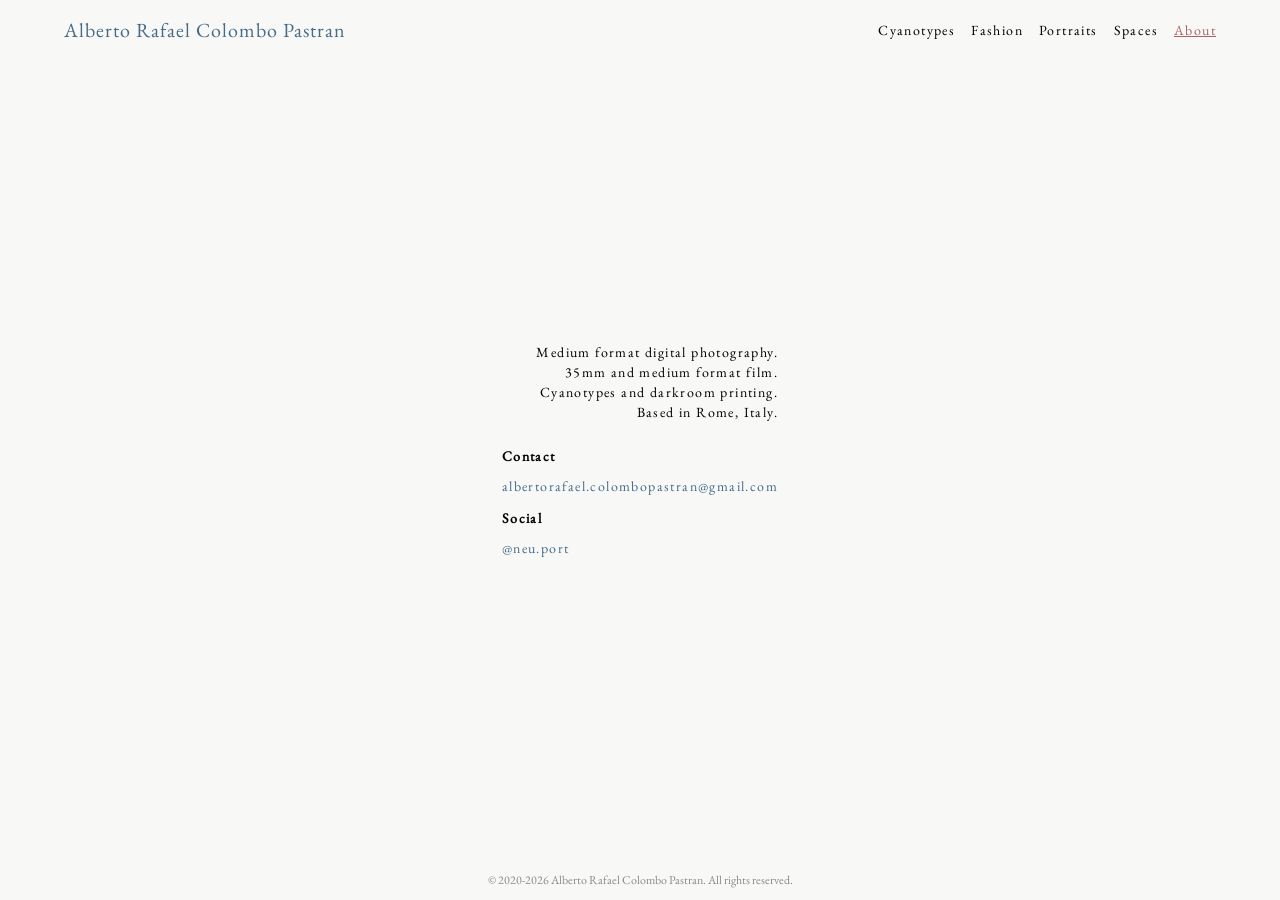
<file: about.html>
﻿<!DOCTYPE html>
<html lang="en">
<head>
    <meta charset="UTF-8">
    <meta name="viewport" content="width=device-width, initial-scale=1.0">
    <title>About | arcp</title>
    <link rel="stylesheet" href="common.css?v=4">
    <style>
        html, body {
            height: 100%;
            overflow: hidden;
            overscroll-behavior: none;
            touch-action: none;
        }
        .about-container {
            width: fit-content;
            max-width: 100%;
            font-size: 0.875rem;
            line-height: 1.25rem;
            letter-spacing: 0.1em;
            font-weight: 400;
        }
        .about-copy {
            display: flex;
            flex-direction: column;
            gap: 0.75rem;
        }
        .about-copy p {
            margin: 0;
        }
        .about-copy > p:first-child {
            width: fit-content;
            margin-bottom: 0.75rem;
            margin-left: auto;
            text-align: right;
        }
        .about-copy strong {
            display: block;
            margin-bottom: 0.625rem;
        }
        .about-copy p > a {
            display: block;
        }
        .about-container a {
            overflow-wrap: anywhere;
            text-decoration: none;
            transition: color 0.15s ease-in-out;
        }
        .about-container a:hover {
            color: #36566d;
        }
        .page-content {
            display: flex;
            align-items: center;
            justify-content: center;
            width: 100%;
            min-height: 100vh;
            margin: 0;
            padding: 0 5vw;
        }
        @media (min-width: 768px) {
            .page-content {
                width: 50vw;
                margin-left: 25vw;
                margin-right: 25vw;
            }
        }
    </style>
</head>
<body>
    <!-- Navigation -->
    <nav class="site-nav">
        <div class="nav-inner">
            <a href="index.html" class="brand">Alberto Rafael Colombo Pastran</a>
            <div class="nav-links">
                <a href="cyanotypes.html">Cyanotypes</a>
                <a href="fashion.html">Fashion</a>
                <a href="portraits.html">Portraits</a>
                <a href="spaces.html">Spaces</a>
                <a href="about.html" class="nav-about-link" aria-current="page">About</a>
            </div>
        </div>
    </nav>

    <!-- About Content -->
    <div class="page-content">
        <div class="about-container">
            <div class="about-copy">
                <p>Medium format digital photography.<br>35mm and medium format film.<br>Cyanotypes and darkroom printing.<br>Based in Rome, Italy.</p>
                <p>
                    <strong>Contact</strong>
                    <a href="mailto:albertorafael.colombopastran@gmail.com">albertorafael.colombopastran@gmail.com</a>
                </p>
                <p>
                    <strong>Social</strong>
                    <a href="https://www.instagram.com/neu.port/" target="_blank" rel="noopener noreferrer">@neu.port</a>
                </p>
            </div>
        </div>
    </div>

    <!-- Footer -->
    <footer class="site-footer">
        <p>&copy; 2020-2026 Alberto Rafael Colombo Pastran. All rights reserved.</p>
    </footer>
</body>
</html>
</file>
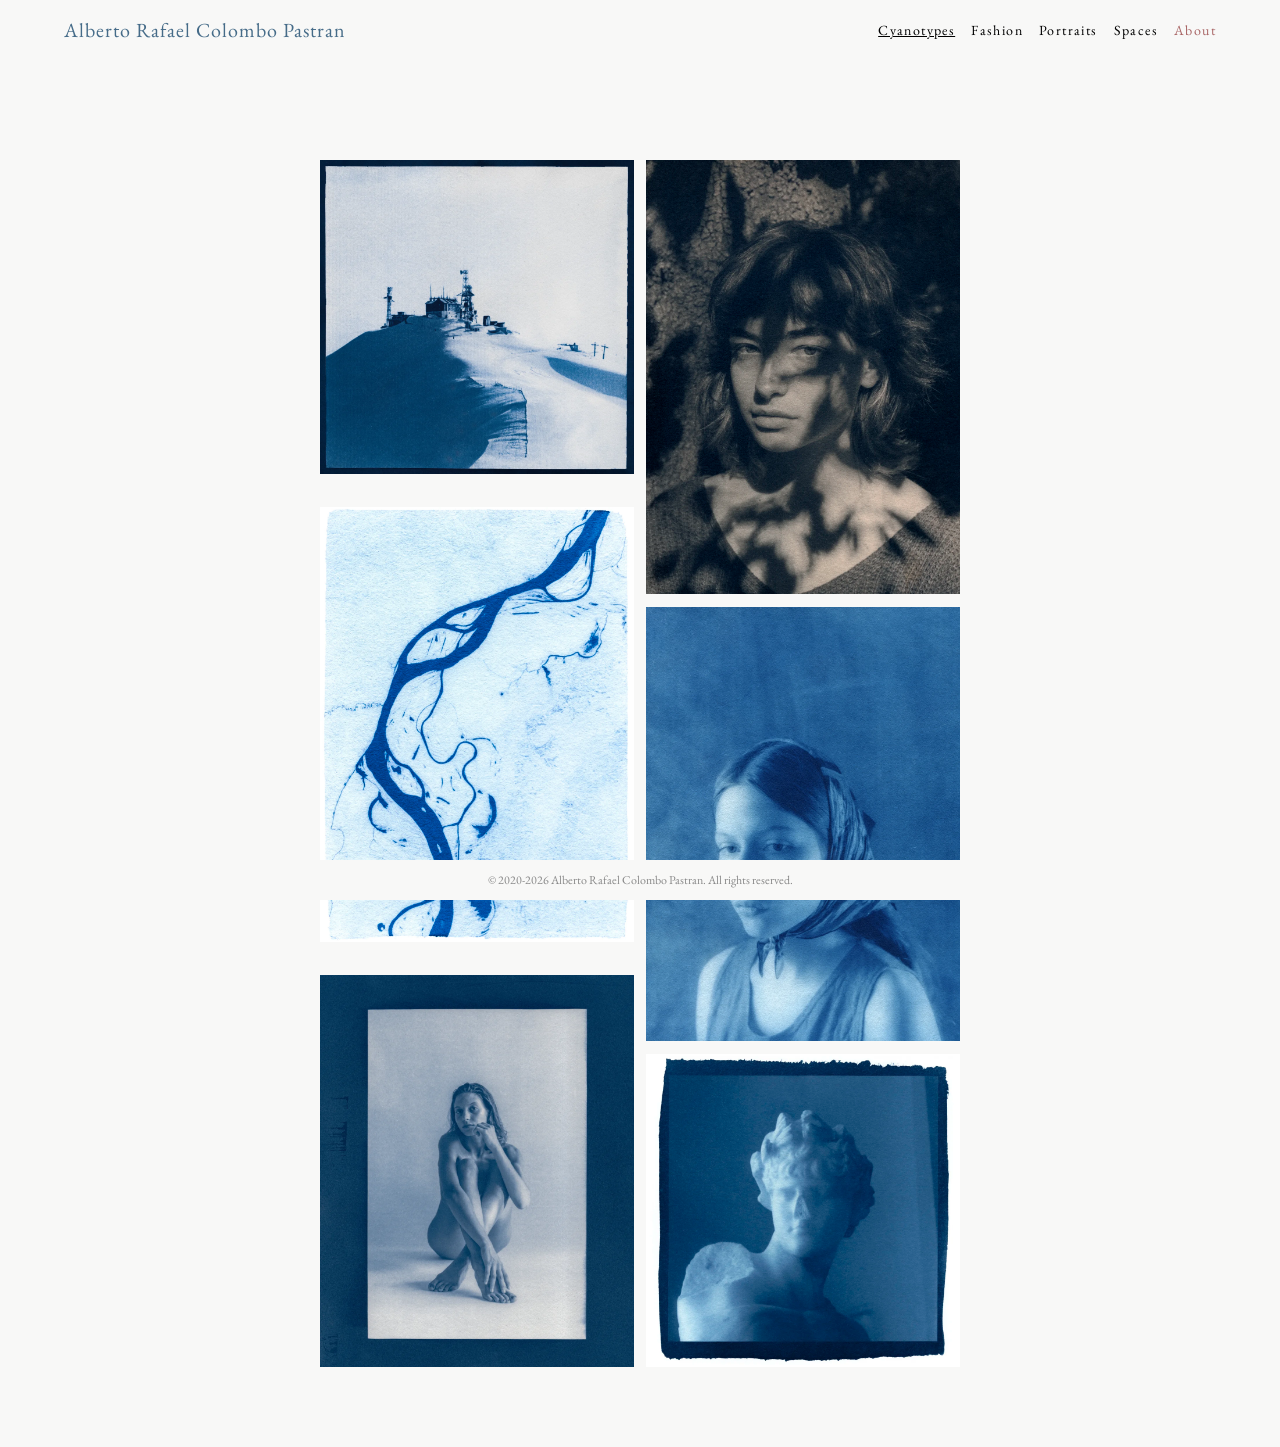
<file: cyanotypes.html>
﻿<!DOCTYPE html>
<html lang="en">
<head>
    <meta charset="UTF-8">
    <meta name="viewport" content="width=device-width, initial-scale=1.0">
    <title>Cyanotypes | arcp</title>
    <link rel="stylesheet" href="common.css?v=4">
</head>
<body>
    <nav class="site-nav">
        <div class="nav-inner">
            <a href="index.html" class="brand">Alberto Rafael Colombo Pastran</a>
            <div class="nav-links">
                <a href="cyanotypes.html" aria-current="page">Cyanotypes</a>
                <a href="fashion.html">Fashion</a>
                <a href="portraits.html">Portraits</a>
                <a href="spaces.html">Spaces</a>
                <a href="about.html" class="nav-about-link">About</a>
            </div>
        </div>
    </nav>

    <main class="page-content gallery-page-content">
        <div class="gallery-container">
            <div class="gallery-grid">
            <div class="gallery-col">
                <a class="gallery-item" href="#cy-6"><img src="img/cyanotypes/cyano-6.webp" width="1080" height="1080" alt="" loading="lazy"></a>
                <a class="gallery-item" href="#cy-4"><img src="img/cyanotypes/cyano-4.webp" width="1080" height="1496" alt="" loading="lazy"></a>
                <a class="gallery-item" href="#cy-2"><img src="img/cyanotypes/cyano-2.webp" width="1080" height="1350" alt="" loading="lazy"></a>
            </div>
            <div class="gallery-col">
                <a class="gallery-item" href="#cy-5"><img src="img/cyanotypes/cyano-5.webp" width="1080" height="1495" alt="" loading="lazy"></a>
                <a class="gallery-item" href="#cy-3"><img src="img/cyanotypes/cyano-3.webp" width="1080" height="1495" alt="" loading="lazy"></a>
                <a class="gallery-item" href="#cy-1"><img src="img/cyanotypes/cyano-1.webp" width="1080" height="1080" alt="" loading="lazy"></a>
            </div>
        </div>
        </div>
    </main>

    <div class="lightbox" id="cy-6">
        <a class="lb-bg" href="#"></a>
        <div class="lb-frame">
            <img src="img/cyanotypes/cyano-6.webp" width="1080" height="1080" alt="">
            <a class="lb-zone lb-zone-prev" href="#cy-1" aria-label="Previous"></a>
            <a class="lb-zone lb-zone-center" href="#" aria-label="Close"></a>
            <a class="lb-zone lb-zone-next" href="#cy-5" aria-label="Next"></a>
        </div>
    </div>
    <div class="lightbox" id="cy-5">
        <a class="lb-bg" href="#"></a>
        <div class="lb-frame">
            <img src="img/cyanotypes/cyano-5.webp" width="1080" height="1495" alt="">
            <a class="lb-zone lb-zone-prev" href="#cy-6" aria-label="Previous"></a>
            <a class="lb-zone lb-zone-center" href="#" aria-label="Close"></a>
            <a class="lb-zone lb-zone-next" href="#cy-4" aria-label="Next"></a>
        </div>
    </div>
    <div class="lightbox" id="cy-4">
        <a class="lb-bg" href="#"></a>
        <div class="lb-frame">
            <img src="img/cyanotypes/cyano-4.webp" width="1080" height="1496" alt="">
            <a class="lb-zone lb-zone-prev" href="#cy-5" aria-label="Previous"></a>
            <a class="lb-zone lb-zone-center" href="#" aria-label="Close"></a>
            <a class="lb-zone lb-zone-next" href="#cy-3" aria-label="Next"></a>
        </div>
    </div>
    <div class="lightbox" id="cy-3">
        <a class="lb-bg" href="#"></a>
        <div class="lb-frame">
            <img src="img/cyanotypes/cyano-3.webp" width="1080" height="1495" alt="">
            <a class="lb-zone lb-zone-prev" href="#cy-4" aria-label="Previous"></a>
            <a class="lb-zone lb-zone-center" href="#" aria-label="Close"></a>
            <a class="lb-zone lb-zone-next" href="#cy-2" aria-label="Next"></a>
        </div>
    </div>
    <div class="lightbox" id="cy-2">
        <a class="lb-bg" href="#"></a>
        <div class="lb-frame">
            <img src="img/cyanotypes/cyano-2.webp" width="1080" height="1350" alt="">
            <a class="lb-zone lb-zone-prev" href="#cy-3" aria-label="Previous"></a>
            <a class="lb-zone lb-zone-center" href="#" aria-label="Close"></a>
            <a class="lb-zone lb-zone-next" href="#cy-1" aria-label="Next"></a>
        </div>
    </div>
    <div class="lightbox" id="cy-1">
        <a class="lb-bg" href="#"></a>
        <div class="lb-frame">
            <img src="img/cyanotypes/cyano-1.webp" width="1080" height="1080" alt="">
            <a class="lb-zone lb-zone-prev" href="#cy-2" aria-label="Previous"></a>
            <a class="lb-zone lb-zone-center" href="#" aria-label="Close"></a>
            <a class="lb-zone lb-zone-next" href="#cy-6" aria-label="Next"></a>
        </div>
    </div>

    <footer class="site-footer">
        <p>&copy; 2020-2026 Alberto Rafael Colombo Pastran. All rights reserved.</p>
    </footer>
</body>
</html>
</file>
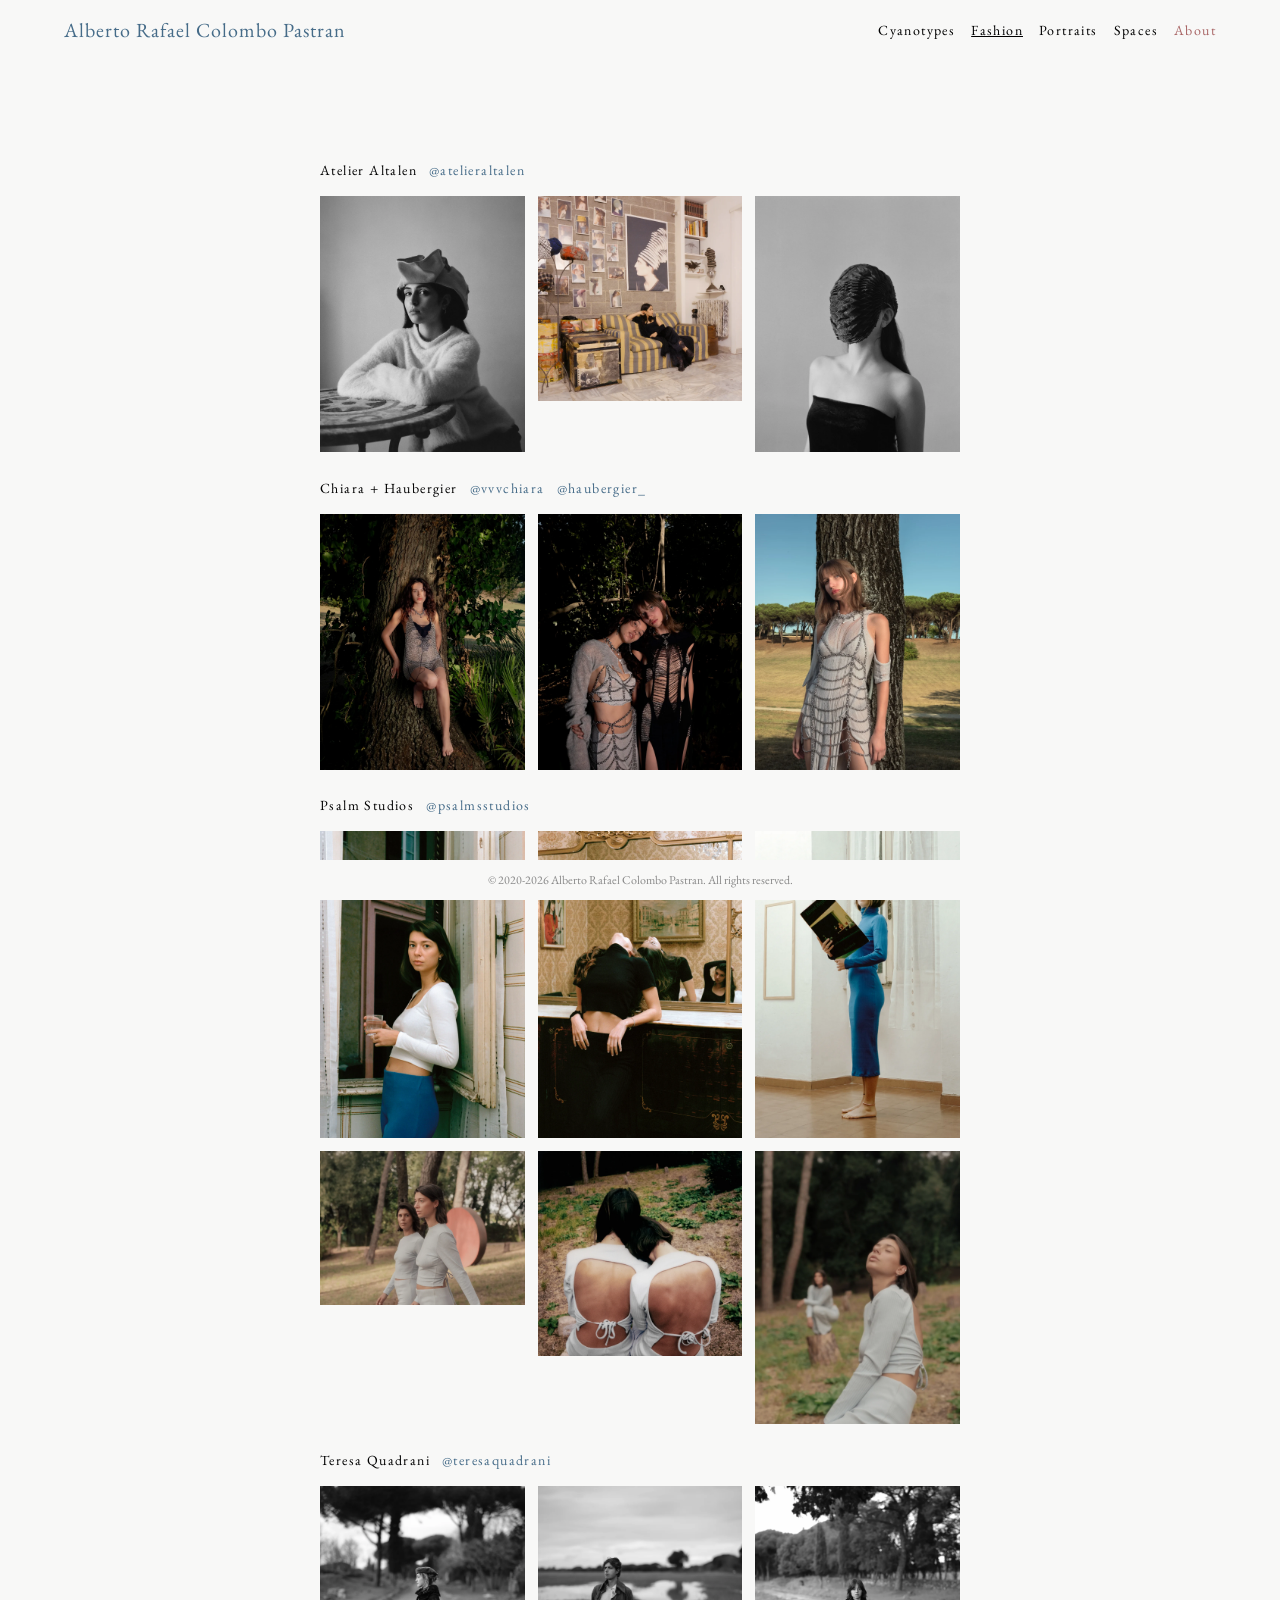
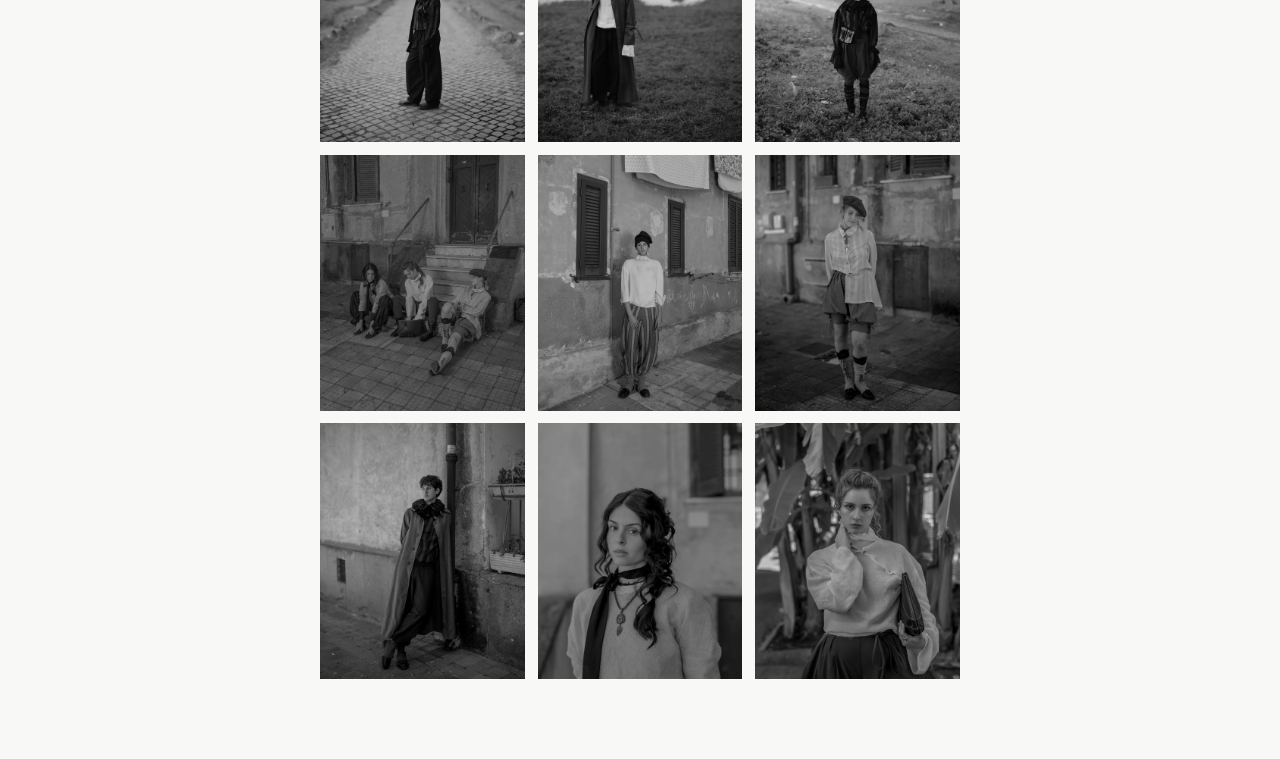
<file: fashion.html>
﻿<!DOCTYPE html>
<html lang="en">
<head>
    <meta charset="UTF-8">
    <meta name="viewport" content="width=device-width, initial-scale=1.0">
    <title>Fashion | arcp</title>
    <link rel="stylesheet" href="common.css?v=4">
    <style>
        .gallery-category + .gallery-category {
            margin-block-start: 4cqw;
        }
        .gallery-series + .gallery-series {
            margin-block-start: var(--gallery-group-gap);
        }
        .gallery-category-header {
            display: flex;
            align-items: baseline;
            gap: 0.75rem;
            margin-bottom: 1rem;
            font-size: 0.875rem;
            line-height: 1.25rem;
            letter-spacing: 0.1em;
            font-weight: 400;
        }
        .gallery-category h2 {
            margin: 0;
            font: inherit;
        }
        .gallery-category-header a {
            text-decoration: none;
        }
        :root {
            --gallery-group-gap: 2cqw;
        }
    </style>
</head>
<body>
    <nav class="site-nav">
        <div class="nav-inner">
            <a href="index.html" class="brand">Alberto Rafael Colombo Pastran</a>
            <div class="nav-links">
                <a href="cyanotypes.html">Cyanotypes</a>
                <a href="fashion.html" aria-current="page">Fashion</a>
                <a href="portraits.html">Portraits</a>
                <a href="spaces.html">Spaces</a>
                <a href="about.html" class="nav-about-link">About</a>
            </div>
        </div>
    </nav>

    <main class="page-content gallery-page-content">
        <div class="gallery-container">
            <section class="gallery-category">
                <div class="gallery-category-header">
                    <h2>Atelier Altalen</h2>
                    <a href="https://www.instagram.com/atelieraltalen/" target="_blank" rel="noopener noreferrer">@atelieraltalen</a>
                </div>
                <div class="gallery-grid">
                    <div class="gallery-col">
                        <a class="gallery-item" href="#f-alt-1"><img src="img/fashion/alt-1.webp" width="1080" height="1350" alt="" loading="lazy"></a>
                    </div>
                    <div class="gallery-col">
                        <a class="gallery-item" href="#f-alt-2"><img src="img/fashion/alt-2.webp" width="1080" height="1350" alt="" loading="lazy"></a>
                    </div>
                    <div class="gallery-col">
                        <a class="gallery-item" href="#f-alt-3"><img src="img/fashion/alt-3.webp" width="1080" height="1080" alt="" loading="lazy"></a>
                    </div>
                </div>
            </section>
            <section class="gallery-category">
                <div class="gallery-category-header">
                    <h2>Chiara + Haubergier</h2>
                    <a href="https://www.instagram.com/vvvchiara/" target="_blank" rel="noopener noreferrer">@vvvchiara</a>
                    <a href="https://www.instagram.com/haubergier_/" target="_blank" rel="noopener noreferrer">@haubergier_</a>
                </div>
                <div class="gallery-grid">
                    <div class="gallery-col">
                        <a class="gallery-item" href="#f-ch-1"><img src="img/fashion/ch-1.webp" width="1080" height="1350" alt="" loading="lazy"></a>
                    </div>
                    <div class="gallery-col">
                        <a class="gallery-item" href="#f-ch-2"><img src="img/fashion/ch-2.webp" width="1080" height="1350" alt="" loading="lazy"></a>
                    </div>
                    <div class="gallery-col">
                        <a class="gallery-item" href="#f-ch-3"><img src="img/fashion/ch-3.webp" width="1080" height="1350" alt="" loading="lazy"></a>
                    </div>
                </div>
            </section>
            <section class="gallery-category">
                <div class="gallery-category-header">
                    <h2>Psalm Studios</h2>
                    <a href="https://www.instagram.com/psalmsstudios/" target="_blank" rel="noopener noreferrer">@psalmsstudios</a>
                </div>
                <div class="gallery-series">
                    <div class="gallery-grid">
                        <div class="gallery-col">
                            <a class="gallery-item" href="#f-psa-1"><img src="img/fashion/psa-1.webp" width="1080" height="1620" alt="" loading="lazy"></a>
                        </div>
                        <div class="gallery-col">
                            <a class="gallery-item" href="#f-psa-2"><img src="img/fashion/psa-2.webp" width="1080" height="1620" alt="" loading="lazy"></a>
                        </div>
                        <div class="gallery-col">
                            <a class="gallery-item" href="#f-psa-3"><img src="img/fashion/psa-3.webp" width="1080" height="1620" alt="" loading="lazy"></a>
                        </div>
                    </div>
                </div>
                <div class="gallery-series">
                    <div class="gallery-grid">
                        <div class="gallery-col">
                            <a class="gallery-item" href="#f-psb-1"><img src="img/fashion/psb-1.webp" width="1440" height="1080" alt="" loading="lazy"></a>
                        </div>
                        <div class="gallery-col">
                            <a class="gallery-item" href="#f-psb-2"><img src="img/fashion/psb-2.webp" width="1080" height="1080" alt="" loading="lazy"></a>
                        </div>
                        <div class="gallery-col">
                            <a class="gallery-item" href="#f-psb-3"><img src="img/fashion/psb-3.webp" width="1080" height="1440" alt="" loading="lazy"></a>
                        </div>
                    </div>
                </div>
            </section>
            <section class="gallery-category">
                <div class="gallery-category-header">
                    <h2>Teresa Quadrani</h2>
                    <a href="https://www.instagram.com/teresaquadrani/" target="_blank" rel="noopener noreferrer">@teresaquadrani</a>
                </div>
                <div class="gallery-series">
                    <div class="gallery-grid">
                        <div class="gallery-col">
                            <a class="gallery-item" href="#f-tqa-1"><img src="img/fashion/tqa-1.webp" width="1080" height="1350" alt="" loading="lazy"></a>
                        </div>
                        <div class="gallery-col">
                            <a class="gallery-item" href="#f-tqa-2"><img src="img/fashion/tqa-2.webp" width="1080" height="1350" alt="" loading="lazy"></a>
                        </div>
                        <div class="gallery-col">
                            <a class="gallery-item" href="#f-tqa-3"><img src="img/fashion/tqa-3.webp" width="1080" height="1350" alt="" loading="lazy"></a>
                        </div>
                    </div>
                </div>
                <div class="gallery-series">
                    <div class="gallery-grid">
                        <div class="gallery-col">
                            <a class="gallery-item" href="#f-tqb-1"><img src="img/fashion/tqb-1.webp" width="1080" height="1350" alt="" loading="lazy"></a>
                        </div>
                        <div class="gallery-col">
                            <a class="gallery-item" href="#f-tqb-2"><img src="img/fashion/tqb-2.webp" width="1080" height="1350" alt="" loading="lazy"></a>
                        </div>
                        <div class="gallery-col">
                            <a class="gallery-item" href="#f-tqb-3"><img src="img/fashion/tqb-3.webp" width="1080" height="1350" alt="" loading="lazy"></a>
                        </div>
                    </div>
                </div>
                <div class="gallery-series">
                    <div class="gallery-grid">
                        <div class="gallery-col">
                            <a class="gallery-item" href="#f-tqb-4"><img src="img/fashion/tqb-4.webp" width="1080" height="1350" alt="" loading="lazy"></a>
                        </div>
                        <div class="gallery-col">
                            <a class="gallery-item" href="#f-tqb-5"><img src="img/fashion/tqb-5.webp" width="1080" height="1350" alt="" loading="lazy"></a>
                        </div>
                        <div class="gallery-col">
                            <a class="gallery-item" href="#f-tqb-6"><img src="img/fashion/tqb-6.webp" width="1080" height="1350" alt="" loading="lazy"></a>
                        </div>
                    </div>
                </div>
            </section>
        </div>
    </main>

    <!-- Lightbox: Atelier Altalen -->
    <div class="lightbox" id="f-alt-1">
        <a class="lb-bg" href="#"></a>
        <div class="lb-frame">
            <img src="img/fashion/alt-1.webp" width="1080" height="1350" alt="">
            <a class="lb-zone lb-zone-prev" href="#f-alt-3" aria-label="Previous"></a>
            <a class="lb-zone lb-zone-center" href="#" aria-label="Close"></a>
            <a class="lb-zone lb-zone-next" href="#f-alt-2" aria-label="Next"></a>
        </div>
    </div>
    <div class="lightbox" id="f-alt-2">
        <a class="lb-bg" href="#"></a>
        <div class="lb-frame">
            <img src="img/fashion/alt-2.webp" width="1080" height="1350" alt="">
            <a class="lb-zone lb-zone-prev" href="#f-alt-1" aria-label="Previous"></a>
            <a class="lb-zone lb-zone-center" href="#" aria-label="Close"></a>
            <a class="lb-zone lb-zone-next" href="#f-alt-3" aria-label="Next"></a>
        </div>
    </div>
    <div class="lightbox" id="f-alt-3">
        <a class="lb-bg" href="#"></a>
        <div class="lb-frame">
            <img src="img/fashion/alt-3.webp" width="1080" height="1080" alt="">
            <a class="lb-zone lb-zone-prev" href="#f-alt-2" aria-label="Previous"></a>
            <a class="lb-zone lb-zone-center" href="#" aria-label="Close"></a>
            <a class="lb-zone lb-zone-next" href="#f-alt-1" aria-label="Next"></a>
        </div>
    </div>

    <!-- Lightbox: Chiara + Haubergier -->
    <div class="lightbox" id="f-ch-1">
        <a class="lb-bg" href="#"></a>
        <div class="lb-frame">
            <img src="img/fashion/ch-1.webp" width="1080" height="1350" alt="">
            <a class="lb-zone lb-zone-prev" href="#f-ch-3" aria-label="Previous"></a>
            <a class="lb-zone lb-zone-center" href="#" aria-label="Close"></a>
            <a class="lb-zone lb-zone-next" href="#f-ch-2" aria-label="Next"></a>
        </div>
    </div>
    <div class="lightbox" id="f-ch-2">
        <a class="lb-bg" href="#"></a>
        <div class="lb-frame">
            <img src="img/fashion/ch-2.webp" width="1080" height="1350" alt="">
            <a class="lb-zone lb-zone-prev" href="#f-ch-1" aria-label="Previous"></a>
            <a class="lb-zone lb-zone-center" href="#" aria-label="Close"></a>
            <a class="lb-zone lb-zone-next" href="#f-ch-3" aria-label="Next"></a>
        </div>
    </div>
    <div class="lightbox" id="f-ch-3">
        <a class="lb-bg" href="#"></a>
        <div class="lb-frame">
            <img src="img/fashion/ch-3.webp" width="1080" height="1350" alt="">
            <a class="lb-zone lb-zone-prev" href="#f-ch-2" aria-label="Previous"></a>
            <a class="lb-zone lb-zone-center" href="#" aria-label="Close"></a>
            <a class="lb-zone lb-zone-next" href="#f-ch-1" aria-label="Next"></a>
        </div>
    </div>

    <!-- Lightbox: Psalm Studios -->
    <div class="lightbox" id="f-psa-1">
        <a class="lb-bg" href="#"></a>
        <div class="lb-frame">
            <img src="img/fashion/psa-1.webp" width="1080" height="1620" alt="">
            <a class="lb-zone lb-zone-prev" href="#f-psb-3" aria-label="Previous"></a>
            <a class="lb-zone lb-zone-center" href="#" aria-label="Close"></a>
            <a class="lb-zone lb-zone-next" href="#f-psa-2" aria-label="Next"></a>
        </div>
    </div>
    <div class="lightbox" id="f-psa-2">
        <a class="lb-bg" href="#"></a>
        <div class="lb-frame">
            <img src="img/fashion/psa-2.webp" width="1080" height="1620" alt="">
            <a class="lb-zone lb-zone-prev" href="#f-psa-1" aria-label="Previous"></a>
            <a class="lb-zone lb-zone-center" href="#" aria-label="Close"></a>
            <a class="lb-zone lb-zone-next" href="#f-psa-3" aria-label="Next"></a>
        </div>
    </div>
    <div class="lightbox" id="f-psa-3">
        <a class="lb-bg" href="#"></a>
        <div class="lb-frame">
            <img src="img/fashion/psa-3.webp" width="1080" height="1620" alt="">
            <a class="lb-zone lb-zone-prev" href="#f-psa-2" aria-label="Previous"></a>
            <a class="lb-zone lb-zone-center" href="#" aria-label="Close"></a>
            <a class="lb-zone lb-zone-next" href="#f-psb-1" aria-label="Next"></a>
        </div>
    </div>
    <div class="lightbox" id="f-psb-1">
        <a class="lb-bg" href="#"></a>
        <div class="lb-frame">
            <img src="img/fashion/psb-1.webp" width="1440" height="1080" alt="">
            <a class="lb-zone lb-zone-prev" href="#f-psa-3" aria-label="Previous"></a>
            <a class="lb-zone lb-zone-center" href="#" aria-label="Close"></a>
            <a class="lb-zone lb-zone-next" href="#f-psb-2" aria-label="Next"></a>
        </div>
    </div>
    <div class="lightbox" id="f-psb-2">
        <a class="lb-bg" href="#"></a>
        <div class="lb-frame">
            <img src="img/fashion/psb-2.webp" width="1080" height="1080" alt="">
            <a class="lb-zone lb-zone-prev" href="#f-psb-1" aria-label="Previous"></a>
            <a class="lb-zone lb-zone-center" href="#" aria-label="Close"></a>
            <a class="lb-zone lb-zone-next" href="#f-psb-3" aria-label="Next"></a>
        </div>
    </div>
    <div class="lightbox" id="f-psb-3">
        <a class="lb-bg" href="#"></a>
        <div class="lb-frame">
            <img src="img/fashion/psb-3.webp" width="1080" height="1440" alt="">
            <a class="lb-zone lb-zone-prev" href="#f-psb-2" aria-label="Previous"></a>
            <a class="lb-zone lb-zone-center" href="#" aria-label="Close"></a>
            <a class="lb-zone lb-zone-next" href="#f-psa-1" aria-label="Next"></a>
        </div>
    </div>

    <!-- Lightbox: Teresa Quadrani -->
    <div class="lightbox" id="f-tqa-1">
        <a class="lb-bg" href="#"></a>
        <div class="lb-frame">
            <img src="img/fashion/tqa-1.webp" width="1080" height="1350" alt="">
            <a class="lb-zone lb-zone-prev" href="#f-tqb-6" aria-label="Previous"></a>
            <a class="lb-zone lb-zone-center" href="#" aria-label="Close"></a>
            <a class="lb-zone lb-zone-next" href="#f-tqa-2" aria-label="Next"></a>
        </div>
    </div>
    <div class="lightbox" id="f-tqa-2">
        <a class="lb-bg" href="#"></a>
        <div class="lb-frame">
            <img src="img/fashion/tqa-2.webp" width="1080" height="1350" alt="">
            <a class="lb-zone lb-zone-prev" href="#f-tqa-1" aria-label="Previous"></a>
            <a class="lb-zone lb-zone-center" href="#" aria-label="Close"></a>
            <a class="lb-zone lb-zone-next" href="#f-tqa-3" aria-label="Next"></a>
        </div>
    </div>
    <div class="lightbox" id="f-tqa-3">
        <a class="lb-bg" href="#"></a>
        <div class="lb-frame">
            <img src="img/fashion/tqa-3.webp" width="1080" height="1350" alt="">
            <a class="lb-zone lb-zone-prev" href="#f-tqa-2" aria-label="Previous"></a>
            <a class="lb-zone lb-zone-center" href="#" aria-label="Close"></a>
            <a class="lb-zone lb-zone-next" href="#f-tqb-1" aria-label="Next"></a>
        </div>
    </div>
    <div class="lightbox" id="f-tqb-1">
        <a class="lb-bg" href="#"></a>
        <div class="lb-frame">
            <img src="img/fashion/tqb-1.webp" width="1080" height="1350" alt="">
            <a class="lb-zone lb-zone-prev" href="#f-tqa-3" aria-label="Previous"></a>
            <a class="lb-zone lb-zone-center" href="#" aria-label="Close"></a>
            <a class="lb-zone lb-zone-next" href="#f-tqb-2" aria-label="Next"></a>
        </div>
    </div>
    <div class="lightbox" id="f-tqb-2">
        <a class="lb-bg" href="#"></a>
        <div class="lb-frame">
            <img src="img/fashion/tqb-2.webp" width="1080" height="1350" alt="">
            <a class="lb-zone lb-zone-prev" href="#f-tqb-1" aria-label="Previous"></a>
            <a class="lb-zone lb-zone-center" href="#" aria-label="Close"></a>
            <a class="lb-zone lb-zone-next" href="#f-tqb-3" aria-label="Next"></a>
        </div>
    </div>
    <div class="lightbox" id="f-tqb-3">
        <a class="lb-bg" href="#"></a>
        <div class="lb-frame">
            <img src="img/fashion/tqb-3.webp" width="1080" height="1350" alt="">
            <a class="lb-zone lb-zone-prev" href="#f-tqb-2" aria-label="Previous"></a>
            <a class="lb-zone lb-zone-center" href="#" aria-label="Close"></a>
            <a class="lb-zone lb-zone-next" href="#f-tqb-4" aria-label="Next"></a>
        </div>
    </div>
    <div class="lightbox" id="f-tqb-4">
        <a class="lb-bg" href="#"></a>
        <div class="lb-frame">
            <img src="img/fashion/tqb-4.webp" width="1080" height="1350" alt="">
            <a class="lb-zone lb-zone-prev" href="#f-tqb-3" aria-label="Previous"></a>
            <a class="lb-zone lb-zone-center" href="#" aria-label="Close"></a>
            <a class="lb-zone lb-zone-next" href="#f-tqb-5" aria-label="Next"></a>
        </div>
    </div>
    <div class="lightbox" id="f-tqb-5">
        <a class="lb-bg" href="#"></a>
        <div class="lb-frame">
            <img src="img/fashion/tqb-5.webp" width="1080" height="1350" alt="">
            <a class="lb-zone lb-zone-prev" href="#f-tqb-4" aria-label="Previous"></a>
            <a class="lb-zone lb-zone-center" href="#" aria-label="Close"></a>
            <a class="lb-zone lb-zone-next" href="#f-tqb-6" aria-label="Next"></a>
        </div>
    </div>
    <div class="lightbox" id="f-tqb-6">
        <a class="lb-bg" href="#"></a>
        <div class="lb-frame">
            <img src="img/fashion/tqb-6.webp" width="1080" height="1350" alt="">
            <a class="lb-zone lb-zone-prev" href="#f-tqb-5" aria-label="Previous"></a>
            <a class="lb-zone lb-zone-center" href="#" aria-label="Close"></a>
            <a class="lb-zone lb-zone-next" href="#f-tqa-1" aria-label="Next"></a>
        </div>
    </div>

    <footer class="site-footer">
        <p>&copy; 2020-2026 Alberto Rafael Colombo Pastran. All rights reserved.</p>
    </footer>
</body>
</html>
</file>
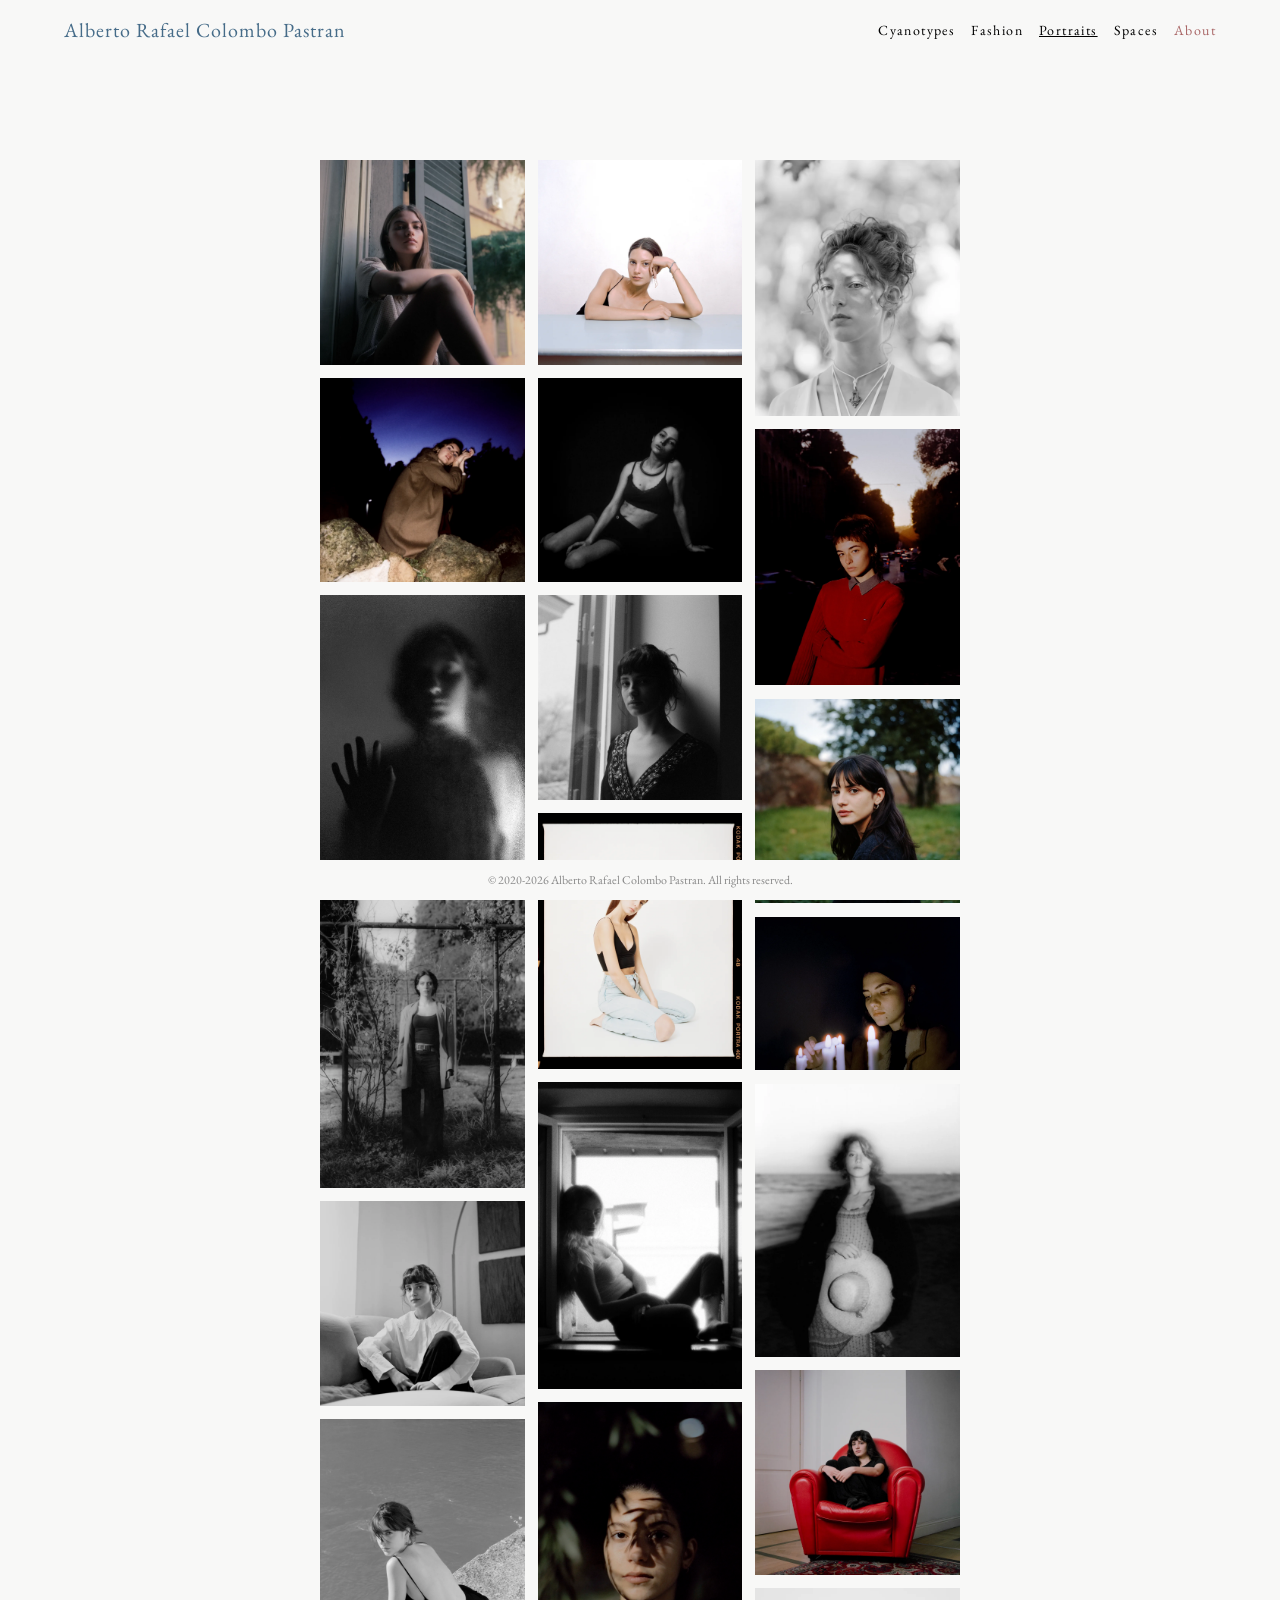
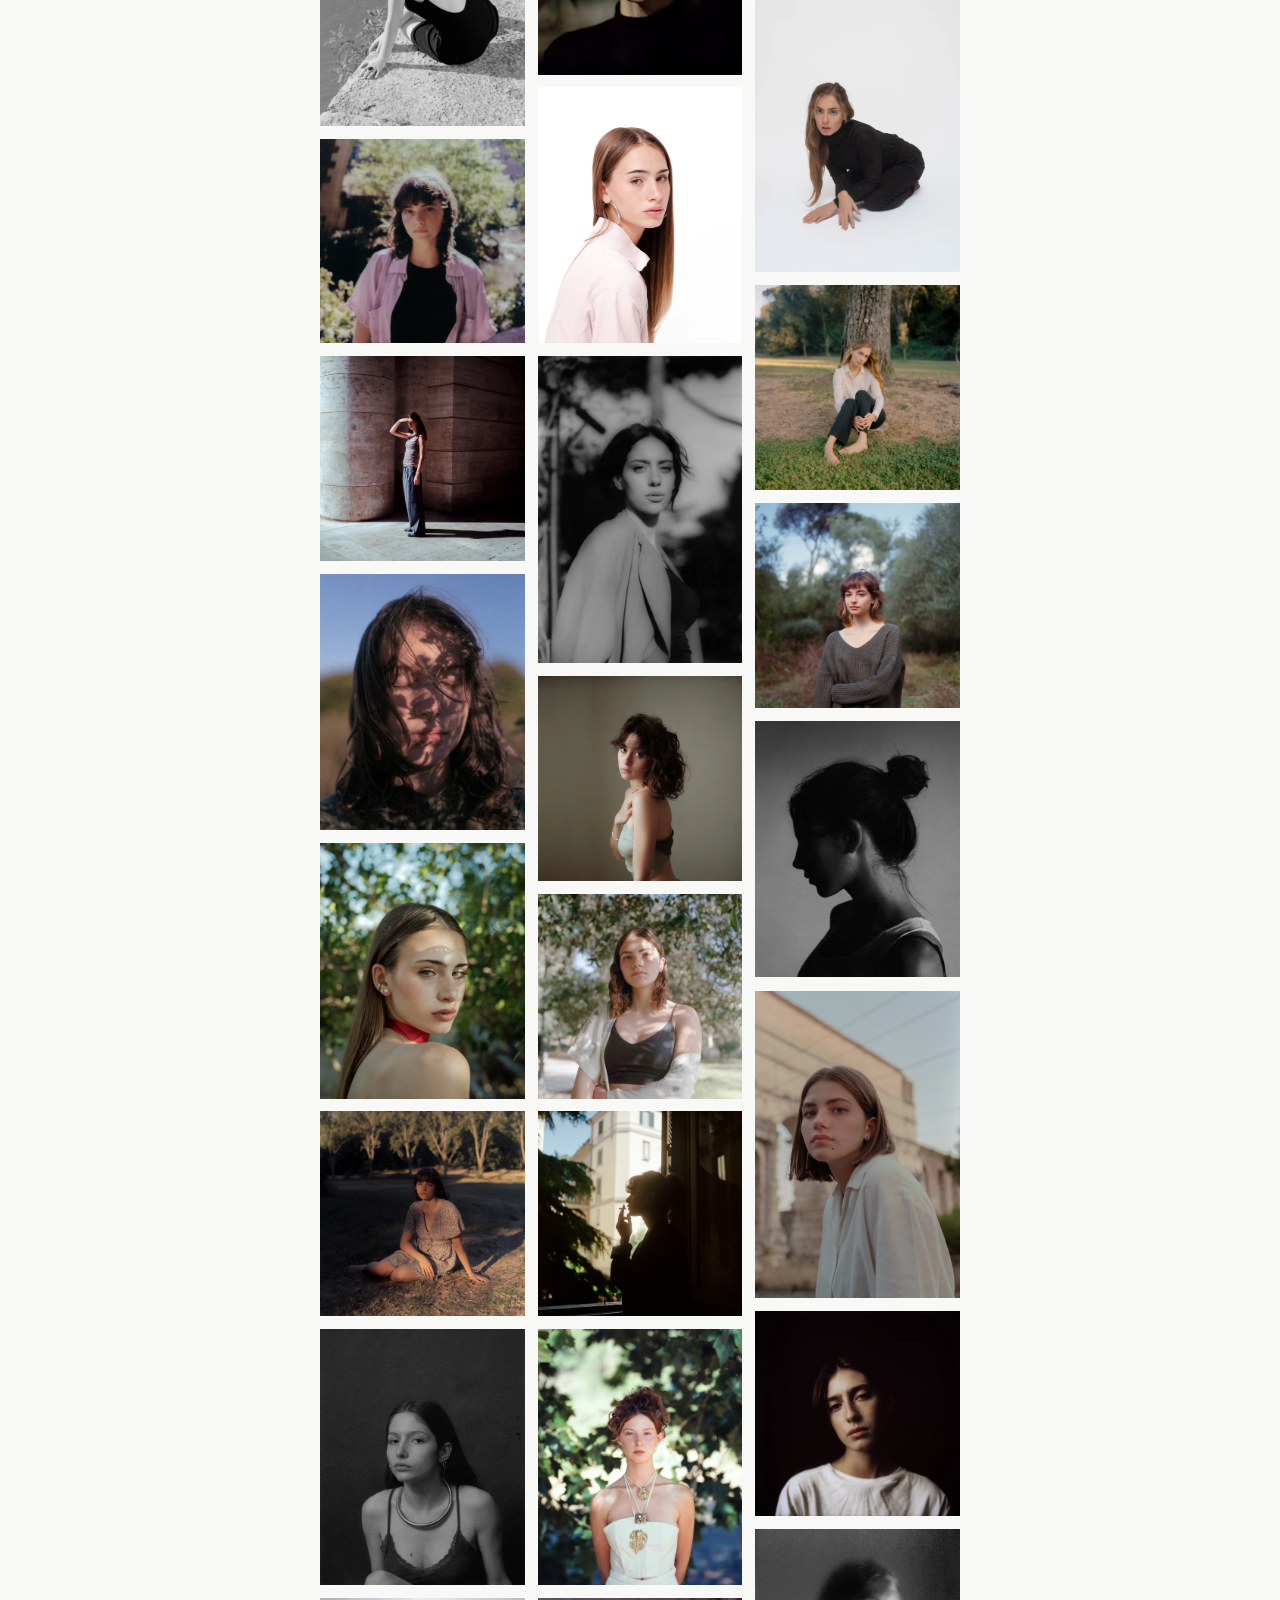
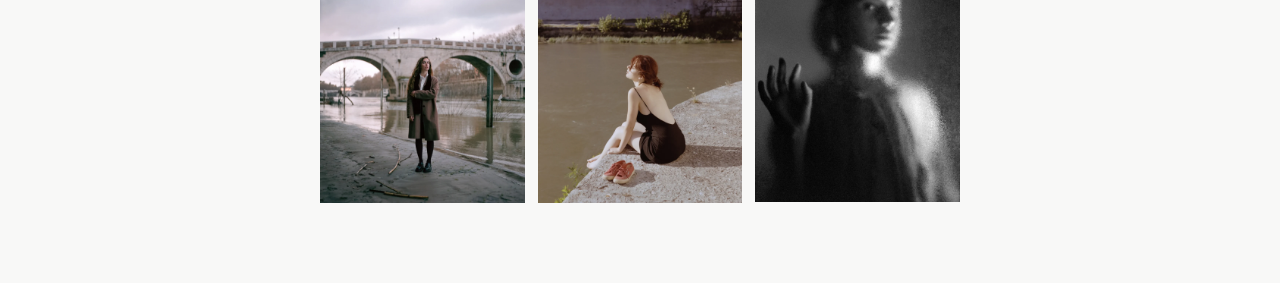
<file: portraits.html>
﻿<!DOCTYPE html>
<html lang="en">
<head>
    <meta charset="UTF-8">
    <meta name="viewport" content="width=device-width, initial-scale=1.0">
    <title>Portraits | arcp</title>
    <link rel="stylesheet" href="common.css?v=4">
</head>
<body>
    <!-- Navigation -->
    <nav class="site-nav">
        <div class="nav-inner">
            <a href="index.html" class="brand">Alberto Rafael Colombo Pastran</a>
            <div class="nav-links">
                <a href="cyanotypes.html">Cyanotypes</a>
                <a href="fashion.html">Fashion</a>
                <a href="portraits.html" aria-current="page">Portraits</a>
                <a href="spaces.html">Spaces</a>
                <a href="about.html" class="nav-about-link">About</a>
            </div>
        </div>
    </nav>

    <!-- Gallery -->
    <div class="page-content gallery-page-content">
        <div class="gallery-container">
            <div class="gallery-grid">
            <div class="gallery-col">
                <a class="gallery-item" href="#p-40"><img src="img/portraits/port-40.webp" width="1080" height="1080" alt="" loading="lazy"></a>
                <a class="gallery-item" href="#p-33"><img src="img/portraits/port-33.webp" width="1080" height="1080" alt="" loading="lazy"></a>
                <a class="gallery-item" href="#p-37"><img src="img/portraits/port-37.webp" width="1080" height="1440" alt="" loading="lazy"></a>
                <a class="gallery-item" href="#p-30"><img src="img/portraits/port-30.webp" width="1080" height="1620" alt="" loading="lazy"></a>
                <a class="gallery-item" href="#p-29"><img src="img/portraits/port-29.webp" width="1080" height="1080" alt="" loading="lazy"></a>
                <a class="gallery-item" href="#p-26"><img src="img/portraits/port-26.webp" width="1080" height="1620" alt="" loading="lazy"></a>
                <a class="gallery-item" href="#p-25"><img src="img/portraits/port-25.webp" width="1080" height="1080" alt="" loading="lazy"></a>
                <a class="gallery-item" href="#p-23"><img src="img/portraits/port-23.webp" width="1080" height="1080" alt="" loading="lazy"></a>
                <a class="gallery-item" href="#p-22"><img src="img/portraits/port-22.webp" width="1080" height="1350" alt="" loading="lazy"></a>
                <a class="gallery-item" href="#p-18"><img src="img/portraits/port-18.webp" width="1080" height="1350" alt="" loading="lazy"></a>
                <a class="gallery-item" href="#p-13"><img src="img/portraits/port-13.webp" width="1080" height="1080" alt="" loading="lazy"></a>
                <a class="gallery-item" href="#p-4"><img src="img/portraits/port-4.webp" width="1080" height="1350" alt="" loading="lazy"></a>
                <a class="gallery-item" href="#p-38"><img src="img/portraits/port-38.webp" width="1080" height="1080" alt="" loading="lazy"></a>
            </div>
            <div class="gallery-col">
                <a class="gallery-item" href="#p-36"><img src="img/portraits/port-36.webp" width="1080" height="1080" alt="" loading="lazy"></a>
                <a class="gallery-item" href="#p-15"><img src="img/portraits/port-15.webp" width="1080" height="1080" alt="" loading="lazy"></a>
                <a class="gallery-item" href="#p-35"><img src="img/portraits/port-35.webp" width="1080" height="1080" alt="" loading="lazy"></a>
                <a class="gallery-item" href="#p-32"><img src="img/portraits/port-32.webp" width="1080" height="1350" alt="" loading="lazy"></a>
                <a class="gallery-item" href="#p-24"><img src="img/portraits/port-24.webp" width="1080" height="1620" alt="" loading="lazy"></a>
                <a class="gallery-item" href="#p-16"><img src="img/portraits/port-16.webp" width="1080" height="1440" alt="" loading="lazy"></a>
                <a class="gallery-item" href="#p-14"><img src="img/portraits/port-14.webp" width="1080" height="1350" alt="" loading="lazy"></a>
                <a class="gallery-item" href="#p-12"><img src="img/portraits/port-12.webp" width="1080" height="1620" alt="" loading="lazy"></a>
                <a class="gallery-item" href="#p-11"><img src="img/portraits/port-11.webp" width="1080" height="1080" alt="" loading="lazy"></a>
                <a class="gallery-item" href="#p-9"><img src="img/portraits/port-9.webp" width="1080" height="1080" alt="" loading="lazy"></a>
                <a class="gallery-item" href="#p-5"><img src="img/portraits/port-5.webp" width="1080" height="1080" alt="" loading="lazy"></a>
                <a class="gallery-item" href="#p-2"><img src="img/portraits/port-2.webp" width="1080" height="1350" alt="" loading="lazy"></a>
                <a class="gallery-item" href="#p-21"><img src="img/portraits/port-21.webp" width="1080" height="1080" alt="" loading="lazy"></a>
            </div>
            <div class="gallery-col">
                <a class="gallery-item" href="#p-39"><img src="img/portraits/port-39.webp" width="1080" height="1350" alt="" loading="lazy"></a>
                <a class="gallery-item" href="#p-34"><img src="img/portraits/port-34.webp" width="1080" height="1350" alt="" loading="lazy"></a>
                <a class="gallery-item" href="#p-31"><img src="img/portraits/port-31.webp" width="1080" height="1080" alt="" loading="lazy"></a>
                <a class="gallery-item" href="#p-27"><img src="img/portraits/port-27.webp" width="1440" height="1080" alt="" loading="lazy"></a>
                <a class="gallery-item" href="#p-3"><img src="img/portraits/port-3.webp" width="1080" height="1440" alt="" loading="lazy"></a>
                <a class="gallery-item" href="#p-1"><img src="img/portraits/port-1.webp" width="1080" height="1080" alt="" loading="lazy"></a>
                <a class="gallery-item" href="#p-20"><img src="img/portraits/port-20.webp" width="1080" height="1495" alt="" loading="lazy"></a>
                <a class="gallery-item" href="#p-19"><img src="img/portraits/port-19.webp" width="1080" height="1080" alt="" loading="lazy"></a>
                <a class="gallery-item" href="#p-17"><img src="img/portraits/port-17.webp" width="1080" height="1080" alt="" loading="lazy"></a>
                <a class="gallery-item" href="#p-10"><img src="img/portraits/port-10.webp" width="1080" height="1350" alt="" loading="lazy"></a>
                <a class="gallery-item" href="#p-8"><img src="img/portraits/port-8.webp" width="1080" height="1620" alt="" loading="lazy"></a>
                <a class="gallery-item" href="#p-7"><img src="img/portraits/port-7.webp" width="1080" height="1080" alt="" loading="lazy"></a>
                <a class="gallery-item" href="#p-28"><img src="img/portraits/port-28.webp" width="1080" height="1440" alt="" loading="lazy"></a>
            </div>
        </div>
        </div>
    </div>

    <!-- Lightbox -->
    <div class="lightbox" id="p-40">
        <a class="lb-bg" href="#"></a>
        <div class="lb-frame">
            <img src="img/portraits/port-40.webp" width="1080" height="1080" alt="">
            <a class="lb-zone lb-zone-prev" href="#p-28" aria-label="Previous"></a>
            <a class="lb-zone lb-zone-center" href="#" aria-label="Close"></a>
            <a class="lb-zone lb-zone-next" href="#p-36" aria-label="Next"></a>
        </div>
    </div>
    <div class="lightbox" id="p-39">
        <a class="lb-bg" href="#"></a>
        <div class="lb-frame">
            <img src="img/portraits/port-39.webp" width="1080" height="1350" alt="">
            <a class="lb-zone lb-zone-prev" href="#p-36" aria-label="Previous"></a>
            <a class="lb-zone lb-zone-center" href="#" aria-label="Close"></a>
            <a class="lb-zone lb-zone-next" href="#p-33" aria-label="Next"></a>
        </div>
    </div>
    <div class="lightbox" id="p-38">
        <a class="lb-bg" href="#"></a>
        <div class="lb-frame">
            <img src="img/portraits/port-38.webp" width="1080" height="1080" alt="">
            <a class="lb-zone lb-zone-prev" href="#p-7" aria-label="Previous"></a>
            <a class="lb-zone lb-zone-center" href="#" aria-label="Close"></a>
            <a class="lb-zone lb-zone-next" href="#p-21" aria-label="Next"></a>
        </div>
    </div>
    <div class="lightbox" id="p-37">
        <a class="lb-bg" href="#"></a>
        <div class="lb-frame">
            <img src="img/portraits/port-37.webp" width="1080" height="1440" alt="">
            <a class="lb-zone lb-zone-prev" href="#p-34" aria-label="Previous"></a>
            <a class="lb-zone lb-zone-center" href="#" aria-label="Close"></a>
            <a class="lb-zone lb-zone-next" href="#p-35" aria-label="Next"></a>
        </div>
    </div>
    <div class="lightbox" id="p-36">
        <a class="lb-bg" href="#"></a>
        <div class="lb-frame">
            <img src="img/portraits/port-36.webp" width="1080" height="1080" alt="">
            <a class="lb-zone lb-zone-prev" href="#p-40" aria-label="Previous"></a>
            <a class="lb-zone lb-zone-center" href="#" aria-label="Close"></a>
            <a class="lb-zone lb-zone-next" href="#p-39" aria-label="Next"></a>
        </div>
    </div>
    <div class="lightbox" id="p-35">
        <a class="lb-bg" href="#"></a>
        <div class="lb-frame">
            <img src="img/portraits/port-35.webp" width="1080" height="1080" alt="">
            <a class="lb-zone lb-zone-prev" href="#p-37" aria-label="Previous"></a>
            <a class="lb-zone lb-zone-center" href="#" aria-label="Close"></a>
            <a class="lb-zone lb-zone-next" href="#p-31" aria-label="Next"></a>
        </div>
    </div>
    <div class="lightbox" id="p-34">
        <a class="lb-bg" href="#"></a>
        <div class="lb-frame">
            <img src="img/portraits/port-34.webp" width="1080" height="1350" alt="">
            <a class="lb-zone lb-zone-prev" href="#p-15" aria-label="Previous"></a>
            <a class="lb-zone lb-zone-center" href="#" aria-label="Close"></a>
            <a class="lb-zone lb-zone-next" href="#p-37" aria-label="Next"></a>
        </div>
    </div>
    <div class="lightbox" id="p-33">
        <a class="lb-bg" href="#"></a>
        <div class="lb-frame">
            <img src="img/portraits/port-33.webp" width="1080" height="1080" alt="">
            <a class="lb-zone lb-zone-prev" href="#p-39" aria-label="Previous"></a>
            <a class="lb-zone lb-zone-center" href="#" aria-label="Close"></a>
            <a class="lb-zone lb-zone-next" href="#p-15" aria-label="Next"></a>
        </div>
    </div>
    <div class="lightbox" id="p-32">
        <a class="lb-bg" href="#"></a>
        <div class="lb-frame">
            <img src="img/portraits/port-32.webp" width="1080" height="1350" alt="">
            <a class="lb-zone lb-zone-prev" href="#p-30" aria-label="Previous"></a>
            <a class="lb-zone lb-zone-center" href="#" aria-label="Close"></a>
            <a class="lb-zone lb-zone-next" href="#p-27" aria-label="Next"></a>
        </div>
    </div>
    <div class="lightbox" id="p-31">
        <a class="lb-bg" href="#"></a>
        <div class="lb-frame">
            <img src="img/portraits/port-31.webp" width="1080" height="1080" alt="">
            <a class="lb-zone lb-zone-prev" href="#p-35" aria-label="Previous"></a>
            <a class="lb-zone lb-zone-center" href="#" aria-label="Close"></a>
            <a class="lb-zone lb-zone-next" href="#p-30" aria-label="Next"></a>
        </div>
    </div>
    <div class="lightbox" id="p-30">
        <a class="lb-bg" href="#"></a>
        <div class="lb-frame">
            <img src="img/portraits/port-30.webp" width="1080" height="1620" alt="">
            <a class="lb-zone lb-zone-prev" href="#p-31" aria-label="Previous"></a>
            <a class="lb-zone lb-zone-center" href="#" aria-label="Close"></a>
            <a class="lb-zone lb-zone-next" href="#p-32" aria-label="Next"></a>
        </div>
    </div>
    <div class="lightbox" id="p-29">
        <a class="lb-bg" href="#"></a>
        <div class="lb-frame">
            <img src="img/portraits/port-29.webp" width="1080" height="1080" alt="">
            <a class="lb-zone lb-zone-prev" href="#p-27" aria-label="Previous"></a>
            <a class="lb-zone lb-zone-center" href="#" aria-label="Close"></a>
            <a class="lb-zone lb-zone-next" href="#p-24" aria-label="Next"></a>
        </div>
    </div>
    <div class="lightbox" id="p-28">
        <a class="lb-bg" href="#"></a>
        <div class="lb-frame">
            <img src="img/portraits/port-28.webp" width="1080" height="1440" alt="">
            <a class="lb-zone lb-zone-prev" href="#p-21" aria-label="Previous"></a>
            <a class="lb-zone lb-zone-center" href="#" aria-label="Close"></a>
            <a class="lb-zone lb-zone-next" href="#p-40" aria-label="Next"></a>
        </div>
    </div>
    <div class="lightbox" id="p-27">
        <a class="lb-bg" href="#"></a>
        <div class="lb-frame">
            <img src="img/portraits/port-27.webp" width="1440" height="1080" alt="">
            <a class="lb-zone lb-zone-prev" href="#p-32" aria-label="Previous"></a>
            <a class="lb-zone lb-zone-center" href="#" aria-label="Close"></a>
            <a class="lb-zone lb-zone-next" href="#p-29" aria-label="Next"></a>
        </div>
    </div>
    <div class="lightbox" id="p-26">
        <a class="lb-bg" href="#"></a>
        <div class="lb-frame">
            <img src="img/portraits/port-26.webp" width="1080" height="1620" alt="">
            <a class="lb-zone lb-zone-prev" href="#p-3" aria-label="Previous"></a>
            <a class="lb-zone lb-zone-center" href="#" aria-label="Close"></a>
            <a class="lb-zone lb-zone-next" href="#p-16" aria-label="Next"></a>
        </div>
    </div>
    <div class="lightbox" id="p-25">
        <a class="lb-bg" href="#"></a>
        <div class="lb-frame">
            <img src="img/portraits/port-25.webp" width="1080" height="1080" alt="">
            <a class="lb-zone lb-zone-prev" href="#p-1" aria-label="Previous"></a>
            <a class="lb-zone lb-zone-center" href="#" aria-label="Close"></a>
            <a class="lb-zone lb-zone-next" href="#p-14" aria-label="Next"></a>
        </div>
    </div>
    <div class="lightbox" id="p-24">
        <a class="lb-bg" href="#"></a>
        <div class="lb-frame">
            <img src="img/portraits/port-24.webp" width="1080" height="1620" alt="">
            <a class="lb-zone lb-zone-prev" href="#p-29" aria-label="Previous"></a>
            <a class="lb-zone lb-zone-center" href="#" aria-label="Close"></a>
            <a class="lb-zone lb-zone-next" href="#p-3" aria-label="Next"></a>
        </div>
    </div>
    <div class="lightbox" id="p-23">
        <a class="lb-bg" href="#"></a>
        <div class="lb-frame">
            <img src="img/portraits/port-23.webp" width="1080" height="1080" alt="">
            <a class="lb-zone lb-zone-prev" href="#p-20" aria-label="Previous"></a>
            <a class="lb-zone lb-zone-center" href="#" aria-label="Close"></a>
            <a class="lb-zone lb-zone-next" href="#p-12" aria-label="Next"></a>
        </div>
    </div>
    <div class="lightbox" id="p-22">
        <a class="lb-bg" href="#"></a>
        <div class="lb-frame">
            <img src="img/portraits/port-22.webp" width="1080" height="1350" alt="">
            <a class="lb-zone lb-zone-prev" href="#p-19" aria-label="Previous"></a>
            <a class="lb-zone lb-zone-center" href="#" aria-label="Close"></a>
            <a class="lb-zone lb-zone-next" href="#p-11" aria-label="Next"></a>
        </div>
    </div>
    <div class="lightbox" id="p-21">
        <a class="lb-bg" href="#"></a>
        <div class="lb-frame">
            <img src="img/portraits/port-21.webp" width="1080" height="1080" alt="">
            <a class="lb-zone lb-zone-prev" href="#p-38" aria-label="Previous"></a>
            <a class="lb-zone lb-zone-center" href="#" aria-label="Close"></a>
            <a class="lb-zone lb-zone-next" href="#p-28" aria-label="Next"></a>
        </div>
    </div>
    <div class="lightbox" id="p-20">
        <a class="lb-bg" href="#"></a>
        <div class="lb-frame">
            <img src="img/portraits/port-20.webp" width="1080" height="1495" alt="">
            <a class="lb-zone lb-zone-prev" href="#p-14" aria-label="Previous"></a>
            <a class="lb-zone lb-zone-center" href="#" aria-label="Close"></a>
            <a class="lb-zone lb-zone-next" href="#p-23" aria-label="Next"></a>
        </div>
    </div>
    <div class="lightbox" id="p-19">
        <a class="lb-bg" href="#"></a>
        <div class="lb-frame">
            <img src="img/portraits/port-19.webp" width="1080" height="1080" alt="">
            <a class="lb-zone lb-zone-prev" href="#p-12" aria-label="Previous"></a>
            <a class="lb-zone lb-zone-center" href="#" aria-label="Close"></a>
            <a class="lb-zone lb-zone-next" href="#p-22" aria-label="Next"></a>
        </div>
    </div>
    <div class="lightbox" id="p-18">
        <a class="lb-bg" href="#"></a>
        <div class="lb-frame">
            <img src="img/portraits/port-18.webp" width="1080" height="1350" alt="">
            <a class="lb-zone lb-zone-prev" href="#p-17" aria-label="Previous"></a>
            <a class="lb-zone lb-zone-center" href="#" aria-label="Close"></a>
            <a class="lb-zone lb-zone-next" href="#p-9" aria-label="Next"></a>
        </div>
    </div>
    <div class="lightbox" id="p-17">
        <a class="lb-bg" href="#"></a>
        <div class="lb-frame">
            <img src="img/portraits/port-17.webp" width="1080" height="1080" alt="">
            <a class="lb-zone lb-zone-prev" href="#p-11" aria-label="Previous"></a>
            <a class="lb-zone lb-zone-center" href="#" aria-label="Close"></a>
            <a class="lb-zone lb-zone-next" href="#p-18" aria-label="Next"></a>
        </div>
    </div>
    <div class="lightbox" id="p-16">
        <a class="lb-bg" href="#"></a>
        <div class="lb-frame">
            <img src="img/portraits/port-16.webp" width="1080" height="1440" alt="">
            <a class="lb-zone lb-zone-prev" href="#p-26" aria-label="Previous"></a>
            <a class="lb-zone lb-zone-center" href="#" aria-label="Close"></a>
            <a class="lb-zone lb-zone-next" href="#p-1" aria-label="Next"></a>
        </div>
    </div>
    <div class="lightbox" id="p-15">
        <a class="lb-bg" href="#"></a>
        <div class="lb-frame">
            <img src="img/portraits/port-15.webp" width="1080" height="1080" alt="">
            <a class="lb-zone lb-zone-prev" href="#p-33" aria-label="Previous"></a>
            <a class="lb-zone lb-zone-center" href="#" aria-label="Close"></a>
            <a class="lb-zone lb-zone-next" href="#p-34" aria-label="Next"></a>
        </div>
    </div>
    <div class="lightbox" id="p-14">
        <a class="lb-bg" href="#"></a>
        <div class="lb-frame">
            <img src="img/portraits/port-14.webp" width="1080" height="1350" alt="">
            <a class="lb-zone lb-zone-prev" href="#p-25" aria-label="Previous"></a>
            <a class="lb-zone lb-zone-center" href="#" aria-label="Close"></a>
            <a class="lb-zone lb-zone-next" href="#p-20" aria-label="Next"></a>
        </div>
    </div>
    <div class="lightbox" id="p-13">
        <a class="lb-bg" href="#"></a>
        <div class="lb-frame">
            <img src="img/portraits/port-13.webp" width="1080" height="1080" alt="">
            <a class="lb-zone lb-zone-prev" href="#p-10" aria-label="Previous"></a>
            <a class="lb-zone lb-zone-center" href="#" aria-label="Close"></a>
            <a class="lb-zone lb-zone-next" href="#p-5" aria-label="Next"></a>
        </div>
    </div>
    <div class="lightbox" id="p-12">
        <a class="lb-bg" href="#"></a>
        <div class="lb-frame">
            <img src="img/portraits/port-12.webp" width="1080" height="1620" alt="">
            <a class="lb-zone lb-zone-prev" href="#p-23" aria-label="Previous"></a>
            <a class="lb-zone lb-zone-center" href="#" aria-label="Close"></a>
            <a class="lb-zone lb-zone-next" href="#p-19" aria-label="Next"></a>
        </div>
    </div>
    <div class="lightbox" id="p-11">
        <a class="lb-bg" href="#"></a>
        <div class="lb-frame">
            <img src="img/portraits/port-11.webp" width="1080" height="1080" alt="">
            <a class="lb-zone lb-zone-prev" href="#p-22" aria-label="Previous"></a>
            <a class="lb-zone lb-zone-center" href="#" aria-label="Close"></a>
            <a class="lb-zone lb-zone-next" href="#p-17" aria-label="Next"></a>
        </div>
    </div>
    <div class="lightbox" id="p-10">
        <a class="lb-bg" href="#"></a>
        <div class="lb-frame">
            <img src="img/portraits/port-10.webp" width="1080" height="1350" alt="">
            <a class="lb-zone lb-zone-prev" href="#p-9" aria-label="Previous"></a>
            <a class="lb-zone lb-zone-center" href="#" aria-label="Close"></a>
            <a class="lb-zone lb-zone-next" href="#p-13" aria-label="Next"></a>
        </div>
    </div>
    <div class="lightbox" id="p-9">
        <a class="lb-bg" href="#"></a>
        <div class="lb-frame">
            <img src="img/portraits/port-9.webp" width="1080" height="1080" alt="">
            <a class="lb-zone lb-zone-prev" href="#p-18" aria-label="Previous"></a>
            <a class="lb-zone lb-zone-center" href="#" aria-label="Close"></a>
            <a class="lb-zone lb-zone-next" href="#p-10" aria-label="Next"></a>
        </div>
    </div>
    <div class="lightbox" id="p-8">
        <a class="lb-bg" href="#"></a>
        <div class="lb-frame">
            <img src="img/portraits/port-8.webp" width="1080" height="1620" alt="">
            <a class="lb-zone lb-zone-prev" href="#p-5" aria-label="Previous"></a>
            <a class="lb-zone lb-zone-center" href="#" aria-label="Close"></a>
            <a class="lb-zone lb-zone-next" href="#p-4" aria-label="Next"></a>
        </div>
    </div>
    <div class="lightbox" id="p-7">
        <a class="lb-bg" href="#"></a>
        <div class="lb-frame">
            <img src="img/portraits/port-7.webp" width="1080" height="1080" alt="">
            <a class="lb-zone lb-zone-prev" href="#p-2" aria-label="Previous"></a>
            <a class="lb-zone lb-zone-center" href="#" aria-label="Close"></a>
            <a class="lb-zone lb-zone-next" href="#p-38" aria-label="Next"></a>
        </div>
    </div>
        <div class="lightbox" id="p-5">
        <a class="lb-bg" href="#"></a>
        <div class="lb-frame">
            <img src="img/portraits/port-5.webp" width="1080" height="1080" alt="">
            <a class="lb-zone lb-zone-prev" href="#p-13" aria-label="Previous"></a>
            <a class="lb-zone lb-zone-center" href="#" aria-label="Close"></a>
            <a class="lb-zone lb-zone-next" href="#p-8" aria-label="Next"></a>
        </div>
    </div>
    <div class="lightbox" id="p-4">
        <a class="lb-bg" href="#"></a>
        <div class="lb-frame">
            <img src="img/portraits/port-4.webp" width="1080" height="1350" alt="">
            <a class="lb-zone lb-zone-prev" href="#p-8" aria-label="Previous"></a>
            <a class="lb-zone lb-zone-center" href="#" aria-label="Close"></a>
            <a class="lb-zone lb-zone-next" href="#p-2" aria-label="Next"></a>
        </div>
    </div>
    <div class="lightbox" id="p-3">
        <a class="lb-bg" href="#"></a>
        <div class="lb-frame">
            <img src="img/portraits/port-3.webp" width="1080" height="1440" alt="">
            <a class="lb-zone lb-zone-prev" href="#p-24" aria-label="Previous"></a>
            <a class="lb-zone lb-zone-center" href="#" aria-label="Close"></a>
            <a class="lb-zone lb-zone-next" href="#p-26" aria-label="Next"></a>
        </div>
    </div>
    <div class="lightbox" id="p-2">
        <a class="lb-bg" href="#"></a>
        <div class="lb-frame">
            <img src="img/portraits/port-2.webp" width="1080" height="1350" alt="">
            <a class="lb-zone lb-zone-prev" href="#p-4" aria-label="Previous"></a>
            <a class="lb-zone lb-zone-center" href="#" aria-label="Close"></a>
            <a class="lb-zone lb-zone-next" href="#p-7" aria-label="Next"></a>
        </div>
    </div>
    <div class="lightbox" id="p-1">
        <a class="lb-bg" href="#"></a>
        <div class="lb-frame">
            <img src="img/portraits/port-1.webp" width="1080" height="1080" alt="">
            <a class="lb-zone lb-zone-prev" href="#p-16" aria-label="Previous"></a>
            <a class="lb-zone lb-zone-center" href="#" aria-label="Close"></a>
            <a class="lb-zone lb-zone-next" href="#p-25" aria-label="Next"></a>
        </div>
    </div>

    <footer class="site-footer">
        <p>&copy; 2020-2026 Alberto Rafael Colombo Pastran. All rights reserved.</p>
    </footer>
</body>
</html>
</file>
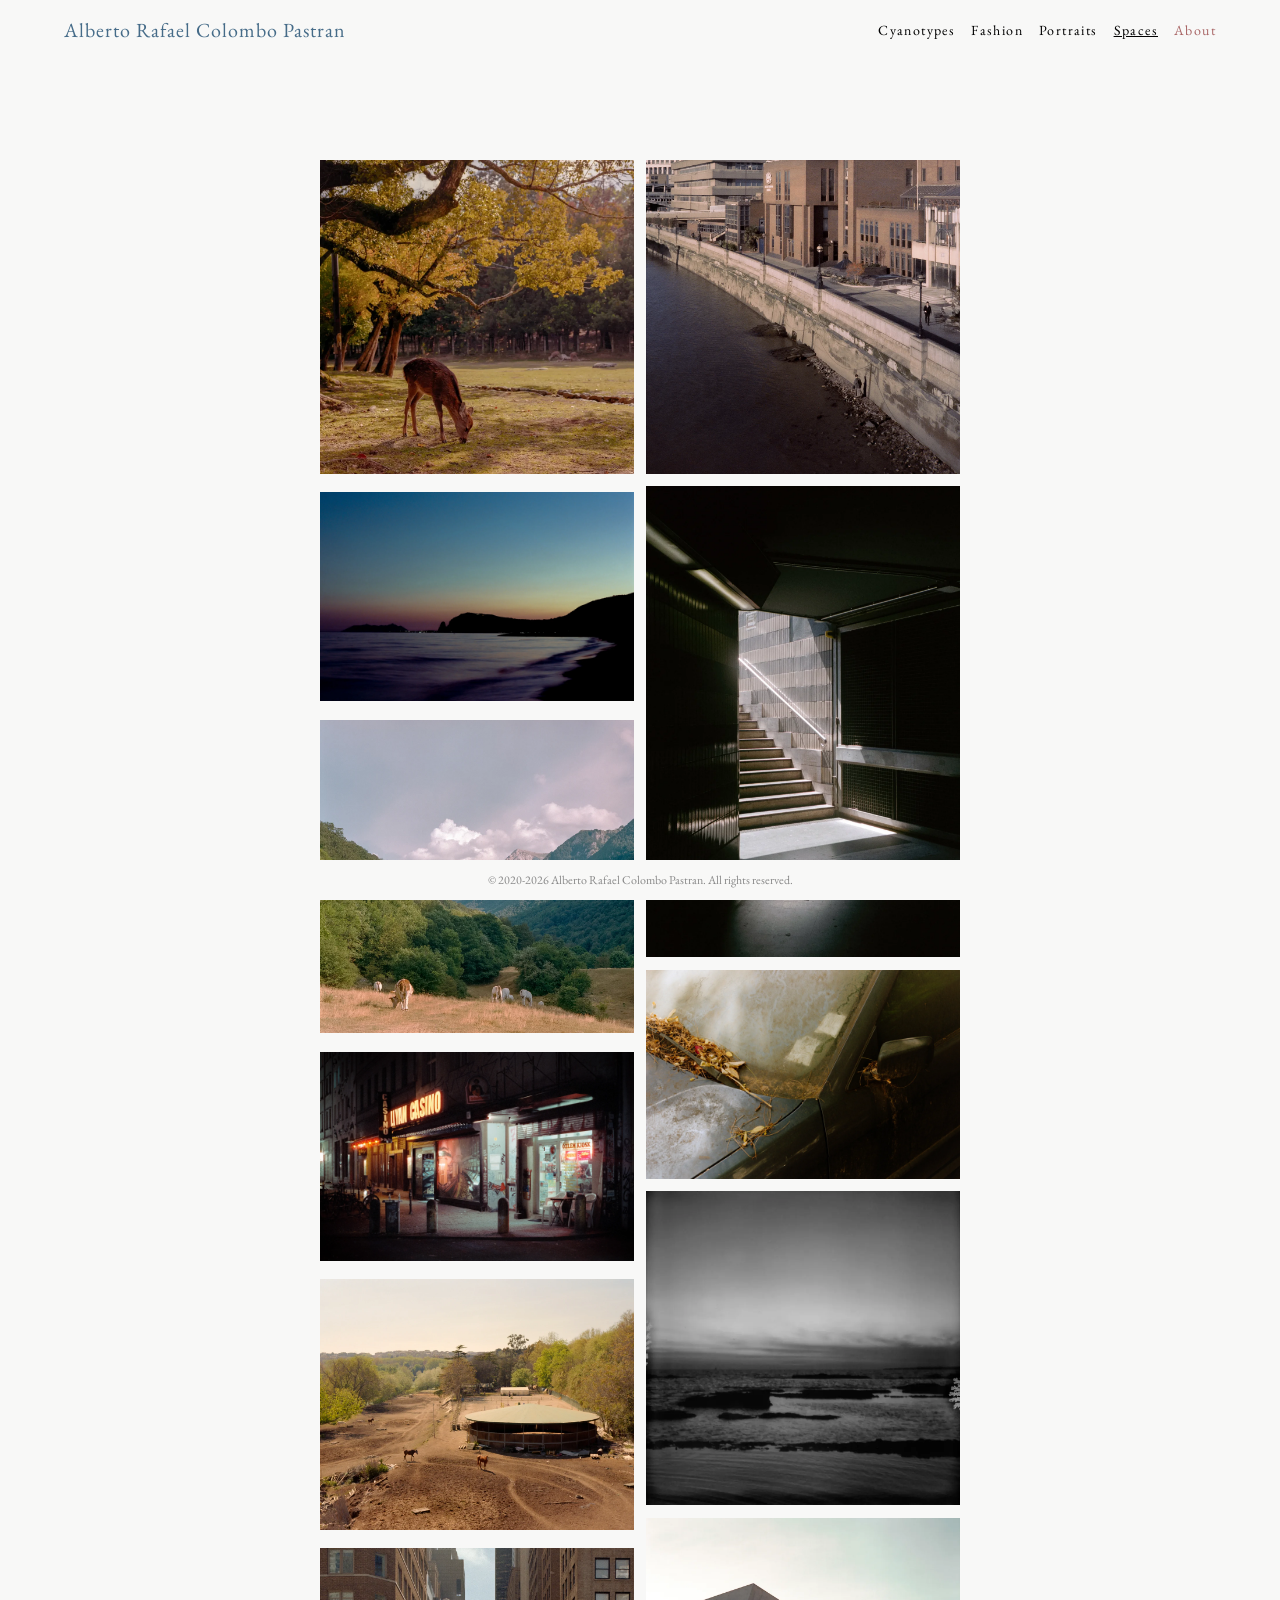
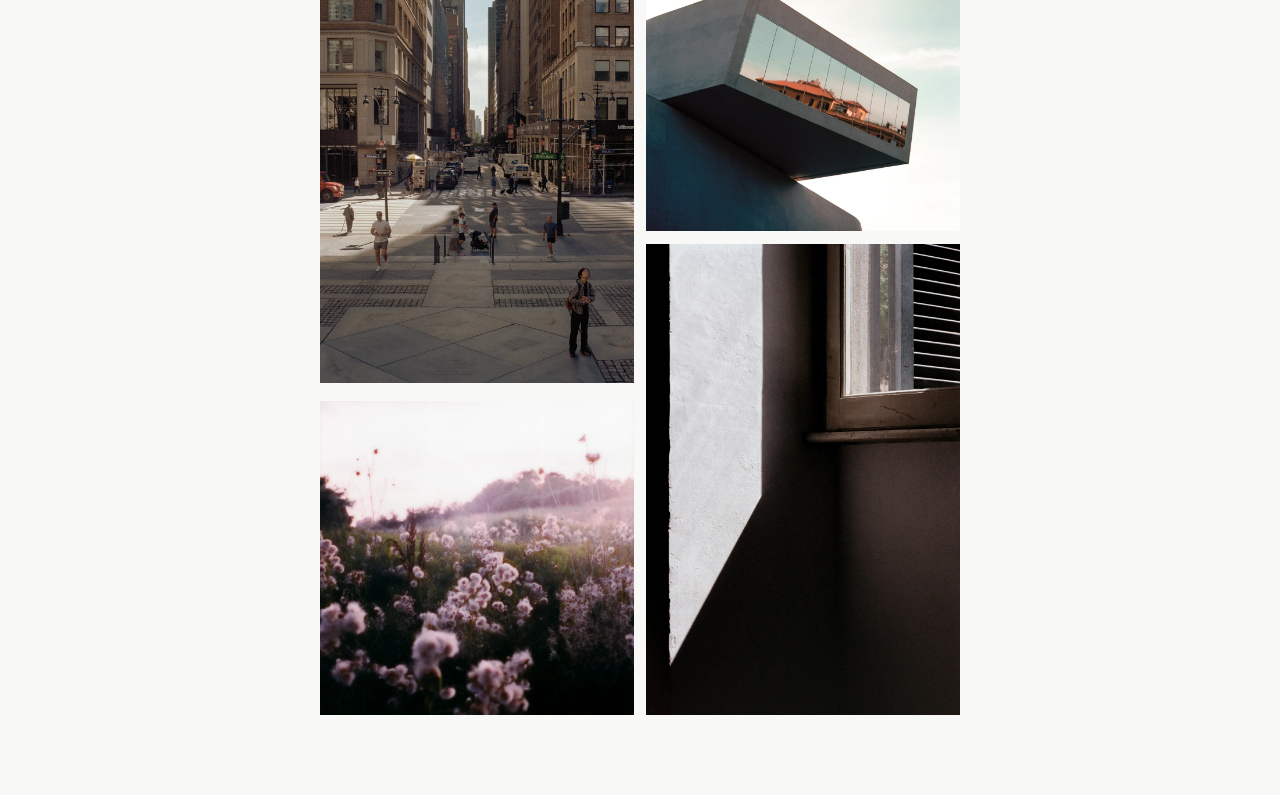
<file: spaces.html>
﻿<!DOCTYPE html>
<html lang="en">
<head>
    <meta charset="UTF-8">
    <meta name="viewport" content="width=device-width, initial-scale=1.0">
    <title>Spaces | arcp</title>
    <link rel="stylesheet" href="common.css?v=4">
</head>
<body>
    <!-- Navigation -->
    <nav class="site-nav">
        <div class="nav-inner">
            <a href="index.html" class="brand">Alberto Rafael Colombo Pastran</a>
            <div class="nav-links">
                <a href="cyanotypes.html">Cyanotypes</a>
                <a href="fashion.html">Fashion</a>
                <a href="portraits.html">Portraits</a>
                <a href="spaces.html" aria-current="page">Spaces</a>
                <a href="about.html" class="nav-about-link">About</a>
            </div>
        </div>
    </nav>

    <!-- Gallery -->
    <div class="page-content gallery-page-content">
        <div class="gallery-container">
            <div class="gallery-grid">
            <div class="gallery-col">
                <a class="gallery-item" href="#s-10"><img src="img/spaces/space-10.webp" width="1080" height="1080" alt="" loading="lazy"></a>
                <a class="gallery-item" href="#s-7"><img src="img/spaces/space-7.webp" width="1620" height="1080" alt="" loading="lazy"></a>
                <a class="gallery-item" href="#s-5"><img src="img/spaces/space-5.webp" width="1080" height="1080" alt="" loading="lazy"></a>
                <a class="gallery-item" href="#s-4"><img src="img/spaces/space-4.webp" width="1620" height="1080" alt="" loading="lazy"></a>
                <a class="gallery-item" href="#s-3"><img src="img/spaces/space-3.webp" width="1200" height="960" alt="" loading="lazy"></a>
                <a class="gallery-item" href="#s-2"><img src="img/spaces/space-2.webp" width="1080" height="1495" alt="" loading="lazy"></a>
                <a class="gallery-item" href="#s-1"><img src="img/spaces/space-1.webp" width="1080" height="1080" alt="" loading="lazy"></a>
            </div>
            <div class="gallery-col">
                <a class="gallery-item" href="#s-13"><img src="img/spaces/space-13.webp" width="1080" height="1080" alt="" loading="lazy"></a>
                <a class="gallery-item" href="#s-12"><img src="img/spaces/space-12.webp" width="1080" height="1620" alt="" loading="lazy"></a>
                <a class="gallery-item" href="#s-11"><img src="img/spaces/space-11.webp" width="1620" height="1080" alt="" loading="lazy"></a>
                <a class="gallery-item" href="#s-9"><img src="img/spaces/space-9.webp" width="1080" height="1080" alt="" loading="lazy"></a>
                <a class="gallery-item" href="#s-8"><img src="img/spaces/space-8.webp" width="1080" height="1080" alt="" loading="lazy"></a>
                <a class="gallery-item" href="#s-6"><img src="img/spaces/space-6.webp" width="1080" height="1620" alt="" loading="lazy"></a>
            </div>
        </div>
        </div>
    </div>

    <!-- Lightbox -->
    <div class="lightbox" id="s-13">
        <a class="lb-bg" href="#"></a>
        <div class="lb-frame">
            <img src="img/spaces/space-13.webp" width="1080" height="1080" alt="">
            <a class="lb-zone lb-zone-prev" href="#s-10" aria-label="Previous"></a>
            <a class="lb-zone lb-zone-center" href="#" aria-label="Close"></a>
            <a class="lb-zone lb-zone-next" href="#s-7" aria-label="Next"></a>
        </div>
    </div>
    <div class="lightbox" id="s-12">
        <a class="lb-bg" href="#"></a>
        <div class="lb-frame">
            <img src="img/spaces/space-12.webp" width="1080" height="1620" alt="">
            <a class="lb-zone lb-zone-prev" href="#s-7" aria-label="Previous"></a>
            <a class="lb-zone lb-zone-center" href="#" aria-label="Close"></a>
            <a class="lb-zone lb-zone-next" href="#s-5" aria-label="Next"></a>
        </div>
    </div>
    <div class="lightbox" id="s-11">
        <a class="lb-bg" href="#"></a>
        <div class="lb-frame">
            <img src="img/spaces/space-11.webp" width="1620" height="1080" alt="">
            <a class="lb-zone lb-zone-prev" href="#s-5" aria-label="Previous"></a>
            <a class="lb-zone lb-zone-center" href="#" aria-label="Close"></a>
            <a class="lb-zone lb-zone-next" href="#s-4" aria-label="Next"></a>
        </div>
    </div>
    <div class="lightbox" id="s-10">
        <a class="lb-bg" href="#"></a>
        <div class="lb-frame">
            <img src="img/spaces/space-10.webp" width="1080" height="1080" alt="">
            <a class="lb-zone lb-zone-prev" href="#s-1" aria-label="Previous"></a>
            <a class="lb-zone lb-zone-center" href="#" aria-label="Close"></a>
            <a class="lb-zone lb-zone-next" href="#s-13" aria-label="Next"></a>
        </div>
    </div>
    <div class="lightbox" id="s-9">
        <a class="lb-bg" href="#"></a>
        <div class="lb-frame">
            <img src="img/spaces/space-9.webp" width="1080" height="1080" alt="">
            <a class="lb-zone lb-zone-prev" href="#s-4" aria-label="Previous"></a>
            <a class="lb-zone lb-zone-center" href="#" aria-label="Close"></a>
            <a class="lb-zone lb-zone-next" href="#s-3" aria-label="Next"></a>
        </div>
    </div>
    <div class="lightbox" id="s-8">
        <a class="lb-bg" href="#"></a>
        <div class="lb-frame">
            <img src="img/spaces/space-8.webp" width="1080" height="1080" alt="">
            <a class="lb-zone lb-zone-prev" href="#s-3" aria-label="Previous"></a>
            <a class="lb-zone lb-zone-center" href="#" aria-label="Close"></a>
            <a class="lb-zone lb-zone-next" href="#s-2" aria-label="Next"></a>
        </div>
    </div>
    <div class="lightbox" id="s-7">
        <a class="lb-bg" href="#"></a>
        <div class="lb-frame">
            <img src="img/spaces/space-7.webp" width="1620" height="1080" alt="">
            <a class="lb-zone lb-zone-prev" href="#s-13" aria-label="Previous"></a>
            <a class="lb-zone lb-zone-center" href="#" aria-label="Close"></a>
            <a class="lb-zone lb-zone-next" href="#s-12" aria-label="Next"></a>
        </div>
    </div>
    <div class="lightbox" id="s-6">
        <a class="lb-bg" href="#"></a>
        <div class="lb-frame">
            <img src="img/spaces/space-6.webp" width="1080" height="1620" alt="">
            <a class="lb-zone lb-zone-prev" href="#s-2" aria-label="Previous"></a>
            <a class="lb-zone lb-zone-center" href="#" aria-label="Close"></a>
            <a class="lb-zone lb-zone-next" href="#s-1" aria-label="Next"></a>
        </div>
    </div>
    <div class="lightbox" id="s-5">
        <a class="lb-bg" href="#"></a>
        <div class="lb-frame">
            <img src="img/spaces/space-5.webp" width="1080" height="1080" alt="">
            <a class="lb-zone lb-zone-prev" href="#s-12" aria-label="Previous"></a>
            <a class="lb-zone lb-zone-center" href="#" aria-label="Close"></a>
            <a class="lb-zone lb-zone-next" href="#s-11" aria-label="Next"></a>
        </div>
    </div>
    <div class="lightbox" id="s-4">
        <a class="lb-bg" href="#"></a>
        <div class="lb-frame">
            <img src="img/spaces/space-4.webp" width="1620" height="1080" alt="">
            <a class="lb-zone lb-zone-prev" href="#s-11" aria-label="Previous"></a>
            <a class="lb-zone lb-zone-center" href="#" aria-label="Close"></a>
            <a class="lb-zone lb-zone-next" href="#s-9" aria-label="Next"></a>
        </div>
    </div>
    <div class="lightbox" id="s-3">
        <a class="lb-bg" href="#"></a>
        <div class="lb-frame">
            <img src="img/spaces/space-3.webp" width="1200" height="960" alt="">
            <a class="lb-zone lb-zone-prev" href="#s-9" aria-label="Previous"></a>
            <a class="lb-zone lb-zone-center" href="#" aria-label="Close"></a>
            <a class="lb-zone lb-zone-next" href="#s-8" aria-label="Next"></a>
        </div>
    </div>
    <div class="lightbox" id="s-2">
        <a class="lb-bg" href="#"></a>
        <div class="lb-frame">
            <img src="img/spaces/space-2.webp" width="1080" height="1495" alt="">
            <a class="lb-zone lb-zone-prev" href="#s-8" aria-label="Previous"></a>
            <a class="lb-zone lb-zone-center" href="#" aria-label="Close"></a>
            <a class="lb-zone lb-zone-next" href="#s-6" aria-label="Next"></a>
        </div>
    </div>
    <div class="lightbox" id="s-1">
        <a class="lb-bg" href="#"></a>
        <div class="lb-frame">
            <img src="img/spaces/space-1.webp" width="1080" height="1080" alt="">
            <a class="lb-zone lb-zone-prev" href="#s-6" aria-label="Previous"></a>
            <a class="lb-zone lb-zone-center" href="#" aria-label="Close"></a>
            <a class="lb-zone lb-zone-next" href="#s-10" aria-label="Next"></a>
        </div>
    </div>

    <footer class="site-footer">
        <p>&copy; 2020-2026 Alberto Rafael Colombo Pastran. All rights reserved.</p>
    </footer>
</body>
</html>
</file>
<file: common.css>
@font-face {
    font-family: 'EB Garamond';
    font-style: normal;
    font-weight: 400;
    font-display: block;
    src: url('fonts/eb-garamond-latin-ext-400.woff2') format('woff2');
    unicode-range: U+0100-02BA, U+02BD-02C5, U+02C7-02CC, U+02CE-02D7, U+02DD-02FF, U+0304, U+0308, U+0329, U+1D00-1DBF, U+1E00-1E9F, U+1EF2-1EFF, U+2020, U+20A0-20AB, U+20AD-20C4, U+2113, U+2C60-2C7F, U+A720-A7FF;
}

@font-face {
    font-family: 'EB Garamond';
    font-style: normal;
    font-weight: 400;
    font-display: block;
    src: url('fonts/eb-garamond-latin-400.woff2') format('woff2');
    unicode-range: U+0000-00FF, U+0131, U+0152-0153, U+02BB-02BC, U+02C6, U+02DA, U+02DC, U+0304, U+0308, U+0329, U+2000-206F, U+20AC, U+2122, U+2191, U+2193, U+2212, U+2215, U+FEFF, U+FFFD;
}

* {
    box-sizing: border-box;
}

html {
    scrollbar-gutter: stable;
    background-color: #f8f8f7;
    overscroll-behavior-y: none;
}

body {
    margin: 0;
    overscroll-behavior-y: none;
    font-family: 'EB Garamond', serif;
    background: #f8f8f7;
    color: black;
}

a {
    color: #456b88;
}

a:hover {
    color: #36566d;
}

.site-nav {
    position: fixed;
    inset: 0 0 auto;
    z-index: 50;
    padding: 1rem 0;
    background-color: #f8f8f7;
    isolation: isolate;
}

.nav-inner {
    display: grid;
    width: 90vw;
    margin: 0 auto;
    grid-template-columns: minmax(0, 1fr) auto;
    grid-template-areas:
        "title title"
        "links links";
    gap: 1rem;
}

.brand {
    display: block;
    grid-area: title;
    color: #456b88;
    font-size: 1.25rem;
    line-height: 1.8rem;
    font-weight: 400;
    letter-spacing: 0.05em;
    text-decoration: none;
    white-space: nowrap;
    text-align: left;
}

.nav-links {
    display: flex;
    grid-area: links;
    width: 100%;
    justify-content: flex-start;
    flex-wrap: wrap;
    gap: 0.75rem 1rem;
    font-size: 0.875rem;
    line-height: 1.25rem;
    letter-spacing: 0.1em;
    font-weight: 400;
}

.nav-links a {
    color: inherit;
    text-decoration: none;
    transition: color 0.15s ease-in-out;
}

.nav-links a[aria-current="page"] {
    text-decoration: underline;
}

.nav-links .nav-about-link {
    flex-basis: 100%;
    margin-left: 0;
    color: #a86464;
    text-align: left;
}

.brand:hover {
    color: #36566d;
}

.nav-links a:hover {
    color: #d1d5db;
}

.nav-links .nav-about-link:hover {
    color: #884747;
}

.site-footer {
    display: flex;
    position: fixed;
    right: 0;
    bottom: 0;
    left: 0;
    align-items: center;
    justify-content: center;
    padding: 0.75rem 0.5rem;
    background-color: #f8f8f7;
    color: #888888;
    font-size: 0.75rem;
    text-align: center;
}

.site-footer p {
    margin: 0;
}

.gallery-container {
    width: 100%;
    container-type: inline-size;
}

.gallery-page-content {
    width: 90vw;
    min-height: 100vh;
    margin-left: 5vw;
    margin-right: 5vw;
    padding: 10rem 0 5rem;
}

.gallery-grid {
    display: flex;
    column-gap: 2cqw;
}

.gallery-col {
    display: flex;
    min-width: 0;
    flex: 1 1 0;
    flex-direction: column;
    justify-content: space-between;
    gap: 2cqw;
}

.gallery-item {
    min-width: 0;
    cursor: pointer;
    background-color: #f8f8f7;
    text-decoration: none;
}

.gallery-item img {
    display: block;
    width: 100%;
    height: auto;
    background-color: #f8f8f7;
}

.lightbox {
    display: none;
    position: fixed;
    inset: 0;
    z-index: 1000;
    background-color: #f8f8f7;
}

.lightbox:target {
    display: flex;
    align-items: center;
    justify-content: center;
}

body:has(.lightbox:target) {
    overflow: hidden;
}

.lightbox .lb-bg {
    position: absolute;
    inset: 0;
}

.lightbox .lb-frame {
    position: relative;
    z-index: 1;
}

.lightbox .lb-frame img {
    display: block;
    max-width: 90vw;
    max-height: 90vh;
    object-fit: contain;
}

.lightbox .lb-zone {
    position: absolute;
    top: 0;
    bottom: 0;
    width: 33.333%;
    cursor: pointer;
}

.lightbox .lb-zone-prev {
    left: 0;
}

.lightbox .lb-zone-center {
    left: 33.333%;
}

.lightbox .lb-zone-next {
    left: 66.667%;
}

@media (min-width: 768px) {
    .gallery-page-content {
        width: 50vw;
        margin-left: 25vw;
        margin-right: 25vw;
    }
}

@media (min-width: 900px) {
    .nav-inner {
        width: 90vw;
        grid-template-areas: "title links";
        align-items: center;
    }

    .nav-links {
        width: auto;
        justify-content: flex-end;
        flex-wrap: nowrap;
    }

    .nav-links .nav-about-link {
        flex-basis: auto;
    }
}
</file>
